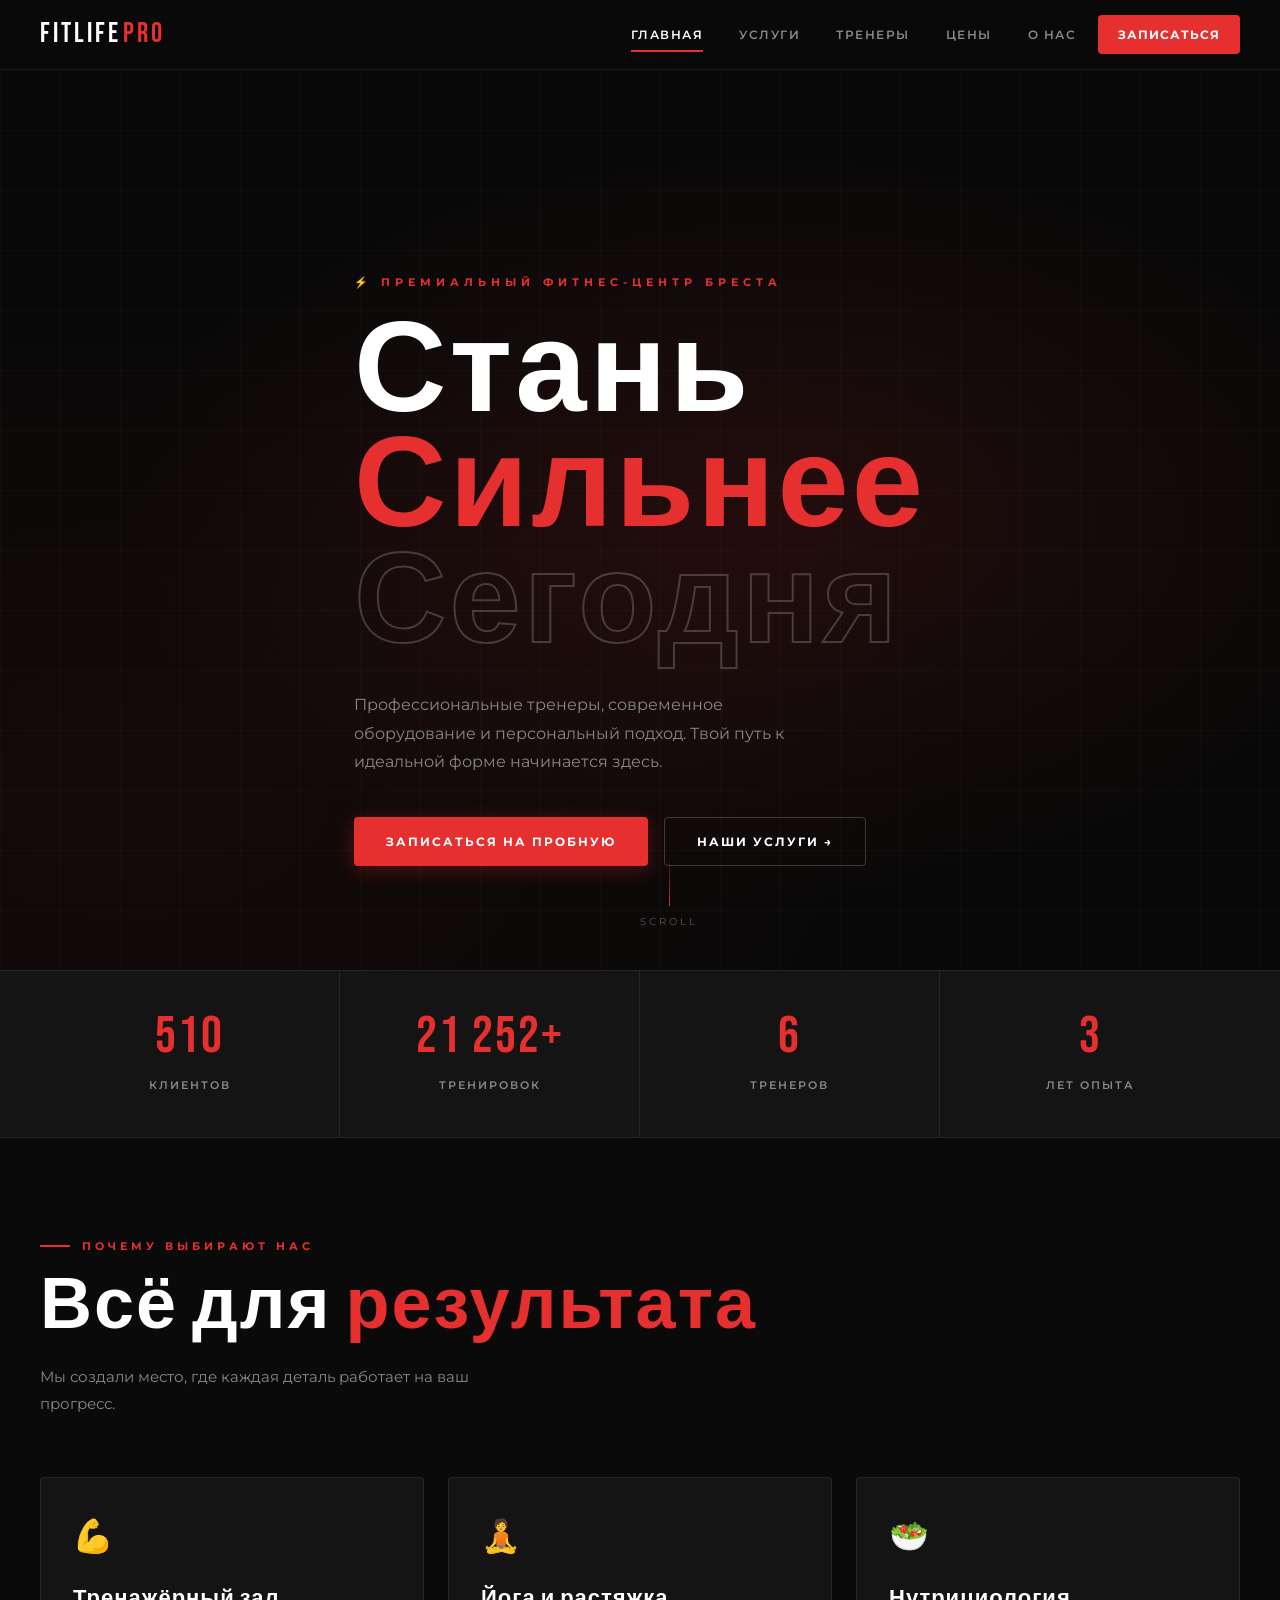
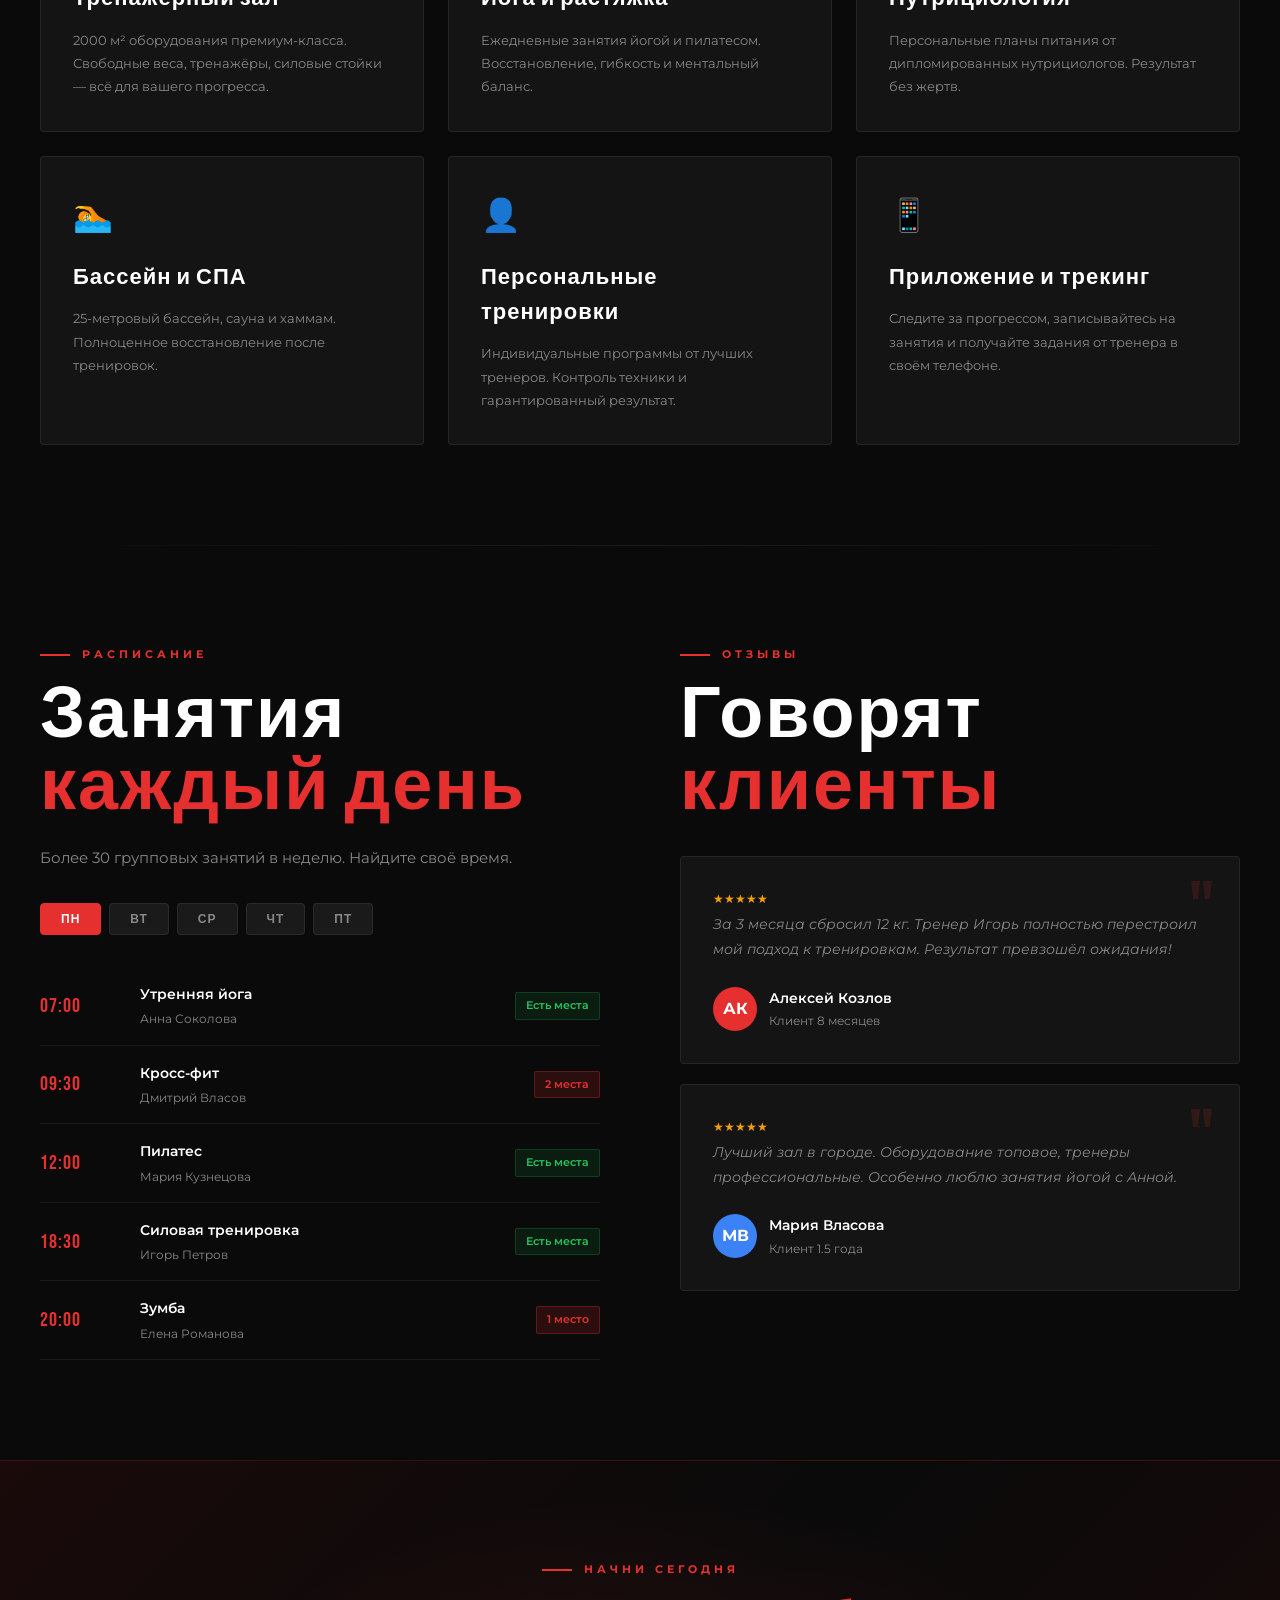
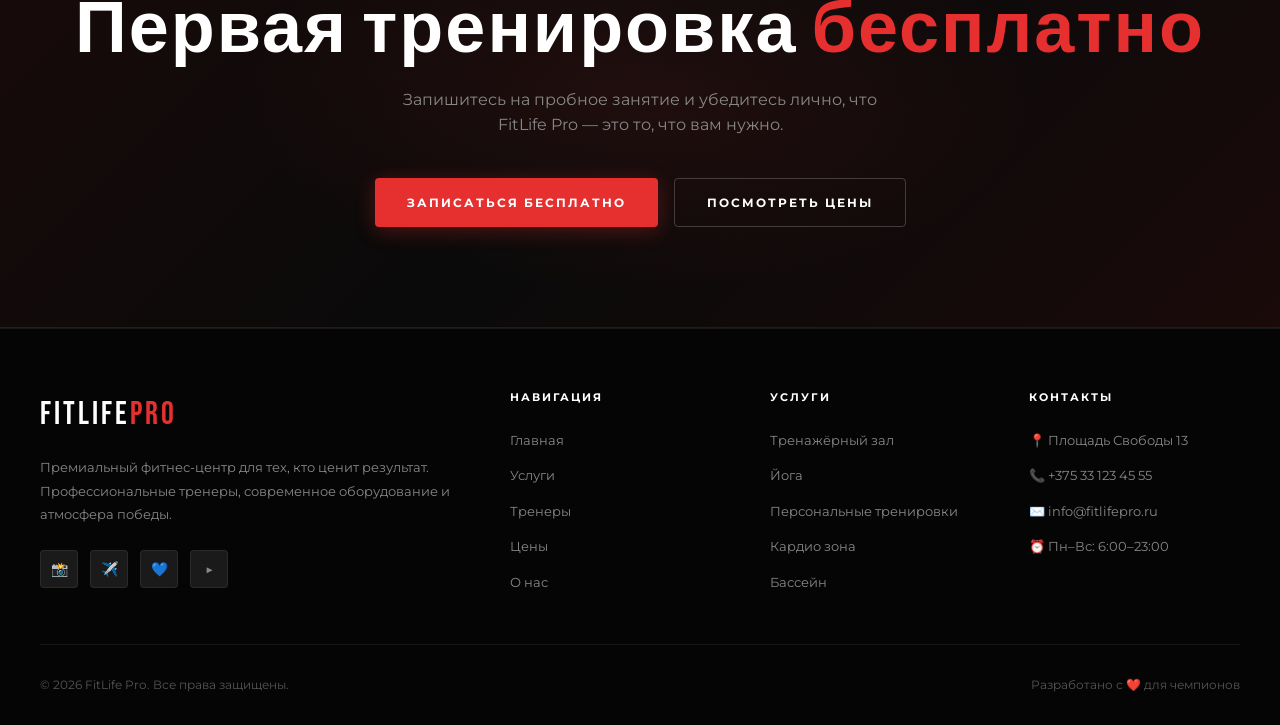
<file: index.html>
<!DOCTYPE html>
<html lang="ru">
<head>
  <meta charset="UTF-8">
  <meta name="viewport" content="width=device-width, initial-scale=1.0">
  <title>FitLife Pro — Стань сильнее</title>
  <link rel="stylesheet" href="css/style.css">
  <link rel="stylesheet" href="css/responsive.css">
  <style>
    /* ─── HERO ─── */
    .hero {
      min-height: 100vh;
      display: flex;
      align-items: center;
      position: relative;
      overflow: hidden;
      background: #080808;
    }

    .hero-bg {
      position: absolute;
      inset: 0;
      background:
        radial-gradient(ellipse at 60% 50%, rgba(230,48,48,0.12) 0%, transparent 60%),
        radial-gradient(ellipse at 10% 80%, rgba(230,48,48,0.06) 0%, transparent 50%);
    }

    .hero-grid-lines {
      position: absolute;
      inset: 0;
      background-image:
        linear-gradient(rgba(255,255,255,0.02) 1px, transparent 1px),
        linear-gradient(90deg, rgba(255,255,255,0.02) 1px, transparent 1px);
      background-size: 60px 60px;
    }

    .hero-content {
      position: relative;
      z-index: 2;
      max-width: 1200px;
      margin: 0 auto;
      padding: 0 40px;
      padding-top: 100px;
    }

    .hero-label {
      font-size: 11px;
      font-weight: 700;
      letter-spacing: 5px;
      text-transform: uppercase;
      color: var(--accent);
      margin-bottom: 24px;
      opacity: 0;
      animation: heroFade 0.8s ease 0.2s forwards;
    }

    .hero-title {
      font-family: 'Bebas Neue', sans-serif;
      font-size: clamp(60px, 10vw, 130px);
      line-height: 0.9;
      letter-spacing: 3px;
      margin-bottom: 30px;
      opacity: 0;
      animation: heroFade 0.8s ease 0.4s forwards;
    }

    .hero-title .line-red { color: var(--accent); display: block; }
    .hero-title .line-stroke {
      -webkit-text-stroke: 2px rgba(255,255,255,0.2);
      color: transparent;
      display: block;
    }

    .hero-desc {
      font-size: 16px;
      color: var(--text-muted);
      max-width: 480px;
      line-height: 1.8;
      margin-bottom: 40px;
      opacity: 0;
      animation: heroFade 0.8s ease 0.6s forwards;
    }

    .hero-actions {
      display: flex;
      gap: 16px;
      flex-wrap: wrap;
      opacity: 0;
      animation: heroFade 0.8s ease 0.8s forwards;
    }

    .hero-scroll {
      position: absolute;
      bottom: 40px;
      left: 50%;
      transform: translateX(-50%);
      display: flex;
      flex-direction: column;
      align-items: center;
      gap: 8px;
      color: var(--text-dim);
      font-size: 10px;
      letter-spacing: 3px;
      text-transform: uppercase;
      cursor: pointer;
      opacity: 0;
      animation: heroFade 0.8s ease 1.2s forwards;
    }

    .scroll-line {
      width: 1px;
      height: 50px;
      background: linear-gradient(to bottom, transparent, var(--accent));
      animation: scrollLine 2s ease infinite;
    }

    @keyframes scrollLine {
      0%, 100% { transform: scaleY(0); transform-origin: top; }
      50% { transform: scaleY(1); transform-origin: top; }
    }

    @keyframes heroFade {
      from { opacity: 0; transform: translateY(20px); }
      to   { opacity: 1; transform: translateY(0); }
    }

    /* ─── STATS BAR ─── */
    .stats-bar {
      background: var(--card-bg);
      border-top: 1px solid var(--border);
      border-bottom: 1px solid var(--border);
    }

    .stats-bar .container {
      display: grid;
      grid-template-columns: repeat(4, 1fr);
      divide-x: 1px solid var(--border);
    }

    .stat-item {
      padding: 40px 30px;
      border-right: 1px solid var(--border);
      text-align: center;
    }

    .stat-item:last-child { border-right: none; }

    .stat-number {
      font-family: 'Bebas Neue', sans-serif;
      font-size: 52px;
      letter-spacing: 2px;
      color: var(--accent);
      line-height: 1;
      display: block;
      margin-bottom: 8px;
    }

    .stat-label {
      font-size: 11px;
      font-weight: 600;
      letter-spacing: 2px;
      text-transform: uppercase;
      color: var(--text-muted);
    }

    /* ─── FEATURES ─── */
    .feature-icon {
      font-size: 32px;
      margin-bottom: 20px;
      display: block;
    }

    .feature-title {
      font-family: 'Bebas Neue', sans-serif;
      font-size: 22px;
      letter-spacing: 1px;
      margin-bottom: 12px;
    }

    .feature-text {
      color: var(--text-muted);
      font-size: 13px;
      line-height: 1.8;
    }

    /* ─── SCHEDULE PREVIEW ─── */
    .schedule-tabs {
      display: flex;
      gap: 8px;
      margin-bottom: 32px;
      flex-wrap: wrap;
    }

    .schedule-tab {
      padding: 8px 20px;
      background: var(--bg3);
      border: 1px solid var(--border);
      color: var(--text-muted);
      font-size: 12px;
      font-weight: 600;
      letter-spacing: 1px;
      text-transform: uppercase;
      border-radius: var(--radius);
      cursor: pointer;
      transition: var(--transition);
    }

    .schedule-tab.active,
    .schedule-tab:hover {
      background: var(--accent);
      border-color: var(--accent);
      color: #fff;
    }

    .schedule-list { display: none; }
    .schedule-list.active { display: block; }

    .schedule-item {
      display: flex;
      align-items: center;
      gap: 20px;
      padding: 16px 0;
      border-bottom: 1px solid var(--border);
    }

    .schedule-time {
      font-family: 'Bebas Neue', sans-serif;
      font-size: 20px;
      color: var(--accent);
      min-width: 80px;
      letter-spacing: 1px;
    }

    .schedule-info { flex: 1; }
    .schedule-name { font-weight: 600; font-size: 14px; margin-bottom: 4px; }
    .schedule-trainer { color: var(--text-muted); font-size: 12px; }

    .schedule-spots {
      font-size: 11px;
      font-weight: 600;
      padding: 4px 10px;
      border-radius: 2px;
    }

    .spots-few { background: rgba(230,48,48,0.15); color: var(--accent); border: 1px solid rgba(230,48,48,0.3); }
    .spots-ok  { background: rgba(34,197,94,0.1);  color: #22c55e;       border: 1px solid rgba(34,197,94,0.2); }

    /* ─── TESTIMONIALS ─── */
    .testimonial-card {
      background: var(--card-bg);
      border: 1px solid var(--border);
      border-radius: var(--radius);
      padding: 32px;
      position: relative;
    }

    .testimonial-card::before {
      content: '"';
      position: absolute;
      top: 16px; right: 24px;
      font-family: 'Bebas Neue', sans-serif;
      font-size: 80px;
      color: var(--accent);
      opacity: 0.15;
      line-height: 1;
    }

    .testimonial-text {
      color: var(--text-muted);
      font-size: 14px;
      line-height: 1.8;
      margin-bottom: 24px;
      font-style: italic;
    }

    .testimonial-author {
      display: flex;
      align-items: center;
      gap: 12px;
    }

    .testimonial-avatar {
      width: 44px; height: 44px;
      border-radius: 50%;
      background: var(--accent);
      display: flex;
      align-items: center;
      justify-content: center;
      font-weight: 700;
      font-size: 16px;
      flex-shrink: 0;
    }

    .testimonial-name { font-weight: 600; font-size: 14px; margin-bottom: 2px; }
    .testimonial-role { color: var(--text-muted); font-size: 12px; }

    .stars { color: #f59e0b; font-size: 12px; margin-bottom: 4px; }

    /* ─── CTA SECTION ─── */
    .cta-section {
      background: linear-gradient(135deg, #1a0a0a 0%, #0a0a0a 50%, #1a0a0a 100%);
      border-top: 1px solid rgba(230,48,48,0.2);
      border-bottom: 1px solid rgba(230,48,48,0.2);
      text-align: center;
      position: relative;
      overflow: hidden;
    }

    .cta-section::before {
      content: '';
      position: absolute;
      top: 50%; left: 50%;
      transform: translate(-50%,-50%);
      width: 800px; height: 400px;
      background: radial-gradient(ellipse, rgba(230,48,48,0.1) 0%, transparent 70%);
      pointer-events: none;
    }

    /* ─── MODAL ─── */
    .modal {
      position: fixed;
      inset: 0;
      z-index: 2000;
      display: none;
      align-items: center;
      justify-content: center;
    }

    .modal.open { display: flex; }

    .modal-overlay {
      position: absolute;
      inset: 0;
      background: rgba(0,0,0,0.85);
      backdrop-filter: blur(8px);
    }

    .modal-box {
      position: relative;
      z-index: 1;
      background: var(--card-bg);
      border: 1px solid var(--border);
      border-radius: var(--radius);
      padding: 48px;
      width: 90%;
      max-width: 480px;
      animation: modalIn 0.3s ease;
    }

    @keyframes modalIn {
      from { opacity: 0; transform: scale(0.9) translateY(-20px); }
      to   { opacity: 1; transform: scale(1)   translateY(0); }
    }

    .modal-close {
      position: absolute;
      top: 16px; right: 16px;
      background: var(--bg3);
      border: 1px solid var(--border);
      color: var(--text-muted);
      width: 32px; height: 32px;
      border-radius: 50%;
      cursor: pointer;
      font-size: 16px;
      display: flex;
      align-items: center;
      justify-content: center;
      transition: var(--transition);
    }

    .modal-close:hover { background: var(--accent); color: #fff; border-color: var(--accent); }

    .modal-title {
      font-family: 'Bebas Neue', sans-serif;
      font-size: 32px;
      letter-spacing: 2px;
      margin-bottom: 8px;
    }

    .modal-sub { color: var(--text-muted); font-size: 13px; margin-bottom: 32px; }

    @media (max-width: 768px) {
      .stats-bar .container { grid-template-columns: repeat(2, 1fr); }
      .stat-item:nth-child(2) { border-right: none; }
      .hero-title { font-size: clamp(50px, 14vw, 90px); }
    }
  </style>
</head>
<body data-page="index">

<div id="header-placeholder"></div>
<div class="page-content">

  <!-- ─── HERO ─── -->
  <section class="hero">
    <div class="hero-bg"></div>
    <div class="hero-grid-lines"></div>
    <div class="hero-content">
      <p class="hero-label">⚡ Премиальный фитнес-центр Бреста</p>
      <h1 class="hero-title">
        <span>Стань</span>
        <span class="line-red">Сильнее</span>
        <span class="line-stroke">Сегодня</span>
      </h1>
      <p class="hero-desc">
        Профессиональные тренеры, современное оборудование и персональный подход.
        Твой путь к идеальной форме начинается здесь.
      </p>
      <div class="hero-actions">
        <button class="btn btn-primary" id="joinBtn">
          Записаться на пробную
        </button>
        <a href="services.html" class="btn btn-outline">
          Наши услуги →
        </a>
      </div>
    </div>
    <div class="hero-scroll" onclick="document.querySelector('.stats-bar').scrollIntoView({behavior:'smooth'})">
      <div class="scroll-line"></div>
      <span>Scroll</span>
    </div>
  </section>

  <!-- ─── STATS BAR ─── -->
  <div class="stats-bar">
    <div class="container">
      <div class="stat-item fade-in">
        <span class="stat-number" data-counter="1200">0</span>
        <span class="stat-label">Клиентов</span>
      </div>
      <div class="stat-item fade-in fade-in-delay-1">
        <span class="stat-number" data-counter="50000" data-suffix="+">0</span>
        <span class="stat-label">Тренировок</span>
      </div>
      <div class="stat-item fade-in fade-in-delay-2">
        <span class="stat-number" data-counter="15">0</span>
        <span class="stat-label">Тренеров</span>
      </div>
      <div class="stat-item fade-in fade-in-delay-3">
        <span class="stat-number" data-counter="8">0</span>
        <span class="stat-label">Лет опыта</span>
      </div>
    </div>
  </div>

  <!-- ─── FEATURES ─── -->
  <section class="section">
    <div class="container">
      <p class="section-label fade-in">Почему выбирают нас</p>
      <h2 class="section-title fade-in">Всё для <em>результата</em></h2>
      <p class="section-sub fade-in" style="margin-bottom:60px;">
        Мы создали место, где каждая деталь работает на ваш прогресс.
      </p>

      <div class="grid-3">
        <div class="card fade-in">
          <span class="feature-icon">💪</span>
          <h3 class="feature-title">Тренажёрный зал</h3>
          <p class="feature-text">2000 м² оборудования премиум-класса. Свободные веса, тренажёры, силовые стойки — всё для вашего прогресса.</p>
        </div>
        <div class="card fade-in fade-in-delay-1">
          <span class="feature-icon">🧘</span>
          <h3 class="feature-title">Йога и растяжка</h3>
          <p class="feature-text">Ежедневные занятия йогой и пилатесом. Восстановление, гибкость и ментальный баланс.</p>
        </div>
        <div class="card fade-in fade-in-delay-2">
          <span class="feature-icon">🥗</span>
          <h3 class="feature-title">Нутрициология</h3>
          <p class="feature-text">Персональные планы питания от дипломированных нутрициологов. Результат без жертв.</p>
        </div>
        <div class="card fade-in">
          <span class="feature-icon">🏊</span>
          <h3 class="feature-title">Бассейн и СПА</h3>
          <p class="feature-text">25-метровый бассейн, сауна и хаммам. Полноценное восстановление после тренировок.</p>
        </div>
        <div class="card fade-in fade-in-delay-1">
          <span class="feature-icon">👤</span>
          <h3 class="feature-title">Персональные тренировки</h3>
          <p class="feature-text">Индивидуальные программы от лучших тренеров. Контроль техники и гарантированный результат.</p>
        </div>
        <div class="card fade-in fade-in-delay-2">
          <span class="feature-icon">📱</span>
          <h3 class="feature-title">Приложение и трекинг</h3>
          <p class="feature-text">Следите за прогрессом, записывайтесь на занятия и получайте задания от тренера в своём телефоне.</p>
        </div>
      </div>
    </div>
  </section>

  <!-- ─── SCHEDULE PREVIEW ─── -->
  <div class="divider"></div>
  <section class="section">
    <div class="container">
      <div style="display:grid;grid-template-columns:1fr 1fr;gap:80px;align-items:start">
        <div>
          <p class="section-label fade-in">Расписание</p>
          <h2 class="section-title fade-in">Занятия <em>каждый день</em></h2>
          <p class="section-sub fade-in" style="margin-bottom:32px;">
            Более 30 групповых занятий в неделю. Найдите своё время.
          </p>
          <div class="schedule-tabs">
            <button class="schedule-tab active" data-day="mon">Пн</button>
            <button class="schedule-tab" data-day="tue">Вт</button>
            <button class="schedule-tab" data-day="wed">Ср</button>
            <button class="schedule-tab" data-day="thu">Чт</button>
            <button class="schedule-tab" data-day="fri">Пт</button>
          </div>
          <div class="schedule-list active" data-day="mon">
            <div class="schedule-item"><span class="schedule-time">07:00</span><div class="schedule-info"><div class="schedule-name">Утренняя йога</div><div class="schedule-trainer">Анна Соколова</div></div><span class="schedule-spots spots-ok">Есть места</span></div>
            <div class="schedule-item"><span class="schedule-time">09:30</span><div class="schedule-info"><div class="schedule-name">Кросс-фит</div><div class="schedule-trainer">Дмитрий Власов</div></div><span class="schedule-spots spots-few">2 места</span></div>
            <div class="schedule-item"><span class="schedule-time">12:00</span><div class="schedule-info"><div class="schedule-name">Пилатес</div><div class="schedule-trainer">Мария Кузнецова</div></div><span class="schedule-spots spots-ok">Есть места</span></div>
            <div class="schedule-item"><span class="schedule-time">18:30</span><div class="schedule-info"><div class="schedule-name">Силовая тренировка</div><div class="schedule-trainer">Игорь Петров</div></div><span class="schedule-spots spots-ok">Есть места</span></div>
            <div class="schedule-item"><span class="schedule-time">20:00</span><div class="schedule-info"><div class="schedule-name">Зумба</div><div class="schedule-trainer">Елена Романова</div></div><span class="schedule-spots spots-few">1 место</span></div>
          </div>
          <div class="schedule-list" data-day="tue">
            <div class="schedule-item"><span class="schedule-time">08:00</span><div class="schedule-info"><div class="schedule-name">Бег / Кардио</div><div class="schedule-trainer">Дмитрий Власов</div></div><span class="schedule-spots spots-ok">Есть места</span></div>
            <div class="schedule-item"><span class="schedule-time">11:00</span><div class="schedule-info"><div class="schedule-name">Растяжка</div><div class="schedule-trainer">Анна Соколова</div></div><span class="schedule-spots spots-ok">Есть места</span></div>
            <div class="schedule-item"><span class="schedule-time">19:00</span><div class="schedule-info"><div class="schedule-name">Бокс / MMA фитнес</div><div class="schedule-trainer">Игорь Петров</div></div><span class="schedule-spots spots-few">3 места</span></div>
          </div>
          <div class="schedule-list" data-day="wed">
            <div class="schedule-item"><span class="schedule-time">07:30</span><div class="schedule-info"><div class="schedule-name">Йога-поток</div><div class="schedule-trainer">Мария Кузнецова</div></div><span class="schedule-spots spots-ok">Есть места</span></div>
            <div class="schedule-item"><span class="schedule-time">10:00</span><div class="schedule-info"><div class="schedule-name">TRX тренировка</div><div class="schedule-trainer">Игорь Петров</div></div><span class="schedule-spots spots-few">2 места</span></div>
            <div class="schedule-item"><span class="schedule-time">17:00</span><div class="schedule-info"><div class="schedule-name">Аэробика</div><div class="schedule-trainer">Елена Романова</div></div><span class="schedule-spots spots-ok">Есть места</span></div>
          </div>
          <div class="schedule-list" data-day="thu">
            <div class="schedule-item"><span class="schedule-time">09:00</span><div class="schedule-info"><div class="schedule-name">Кросс-фит</div><div class="schedule-trainer">Дмитрий Власов</div></div><span class="schedule-spots spots-ok">Есть места</span></div>
            <div class="schedule-item"><span class="schedule-time">12:30</span><div class="schedule-info"><div class="schedule-name">Пилатес</div><div class="schedule-trainer">Анна Соколова</div></div><span class="schedule-spots spots-ok">Есть места</span></div>
            <div class="schedule-item"><span class="schedule-time">20:00</span><div class="schedule-info"><div class="schedule-name">Силовая тренировка</div><div class="schedule-trainer">Игорь Петров</div></div><span class="schedule-spots spots-few">1 место</span></div>
          </div>
          <div class="schedule-list" data-day="fri">
            <div class="schedule-item"><span class="schedule-time">07:00</span><div class="schedule-info"><div class="schedule-name">Утренняя растяжка</div><div class="schedule-trainer">Мария Кузнецова</div></div><span class="schedule-spots spots-ok">Есть места</span></div>
            <div class="schedule-item"><span class="schedule-time">13:00</span><div class="schedule-info"><div class="schedule-name">Функциональный тренинг</div><div class="schedule-trainer">Дмитрий Власов</div></div><span class="schedule-spots spots-ok">Есть места</span></div>
            <div class="schedule-item"><span class="schedule-time">19:30</span><div class="schedule-info"><div class="schedule-name">Зумба вечер</div><div class="schedule-trainer">Елена Романова</div></div><span class="schedule-spots spots-ok">Есть места</span></div>
          </div>
        </div>

        <!-- Testimonials -->
        <div>
          <p class="section-label fade-in">Отзывы</p>
          <h2 class="section-title fade-in">Говорят <em>клиенты</em></h2>
          <div style="display:flex;flex-direction:column;gap:20px;margin-top:32px;">
            <div class="testimonial-card fade-in">
              <div class="stars">★★★★★</div>
              <p class="testimonial-text">За 3 месяца сбросил 12 кг. Тренер Игорь полностью перестроил мой подход к тренировкам. Результат превзошёл ожидания!</p>
              <div class="testimonial-author">
                <div class="testimonial-avatar">АК</div>
                <div><div class="testimonial-name">Алексей Козлов</div><div class="testimonial-role">Клиент 8 месяцев</div></div>
              </div>
            </div>
            <div class="testimonial-card fade-in fade-in-delay-1">
              <div class="stars">★★★★★</div>
              <p class="testimonial-text">Лучший зал в городе. Оборудование топовое, тренеры профессиональные. Особенно люблю занятия йогой с Анной.</p>
              <div class="testimonial-author">
                <div class="testimonial-avatar" style="background:#3b82f6;">МВ</div>
                <div><div class="testimonial-name">Мария Власова</div><div class="testimonial-role">Клиент 1.5 года</div></div>
              </div>
            </div>
          </div>
        </div>
      </div>
    </div>
  </section>

  <!-- ─── CTA ─── -->
  <section class="section cta-section">
    <div class="container" style="position:relative;z-index:1;">
      <p class="section-label" style="justify-content:center;margin-bottom:16px;">Начни сегодня</p>
      <h2 class="section-title" style="text-align:center;margin-bottom:20px;">
        Первая тренировка <em>бесплатно</em>
      </h2>
      <p style="color:var(--text-muted);text-align:center;margin-bottom:40px;max-width:500px;margin-left:auto;margin-right:auto;">
        Запишитесь на пробное занятие и убедитесь лично, что FitLife Pro — это то, что вам нужно.
      </p>
      <div style="display:flex;gap:16px;justify-content:center;flex-wrap:wrap;">
        <button class="btn btn-primary" onclick="openModal('joinModal')">
          Записаться бесплатно
        </button>
        <a href="pricing.html" class="btn btn-outline">
          Посмотреть цены
        </a>
      </div>
    </div>
  </section>

</div>
<div id="footer-placeholder"></div>

<!-- ─── JOIN MODAL ─── -->
<div class="modal" id="joinModal">
  <div class="modal-overlay"></div>
  <div class="modal-box">
    <button class="modal-close" onclick="closeModal('joinModal')">✕</button>
    <h3 class="modal-title">Записаться</h3>
    <p class="modal-sub">Оставьте контакты — мы перезвоним в течение 15 минут</p>
    <form id="joinForm">
      <div class="form-group">
        <label>Имя</label>
        <input type="text" name="name" placeholder="Ваше имя" data-validate="required,minlen:2">
      </div>
      <div class="form-group">
        <label>Телефон</label>
        <input type="tel" name="phone" placeholder="+375 (___) ___-__-__" data-validate="required,phone">
      </div>
      <div class="form-group">
        <label>Интересует</label>
        <select name="interest">
          <option value="">Выберите направление</option>
          <option>Тренажёрный зал</option>
          <option>Персональные тренировки</option>
          <option>Йога / Пилатес</option>
          <option>Кросс-фит</option>
          <option>Плавание</option>
        </select>
      </div>
      <button type="submit" class="btn btn-primary" style="width:100%;justify-content:center;">
        Отправить заявку
      </button>
    </form>
  </div>
</div>

<script src="js/components.js"></script>
<script src="js/ui.js"></script>
<script src="js/form.js"></script>
<script>
  // Schedule tabs
  document.querySelectorAll('.schedule-tab').forEach(tab => {
    tab.addEventListener('click', () => {
      document.querySelectorAll('.schedule-tab').forEach(t => t.classList.remove('active'));
      document.querySelectorAll('.schedule-list').forEach(l => l.classList.remove('active'));
      tab.classList.add('active');
      document.querySelector(`.schedule-list[data-day="${tab.dataset.day}"]`).classList.add('active');
    });
  });
</script>
</body>
</html>
</file>
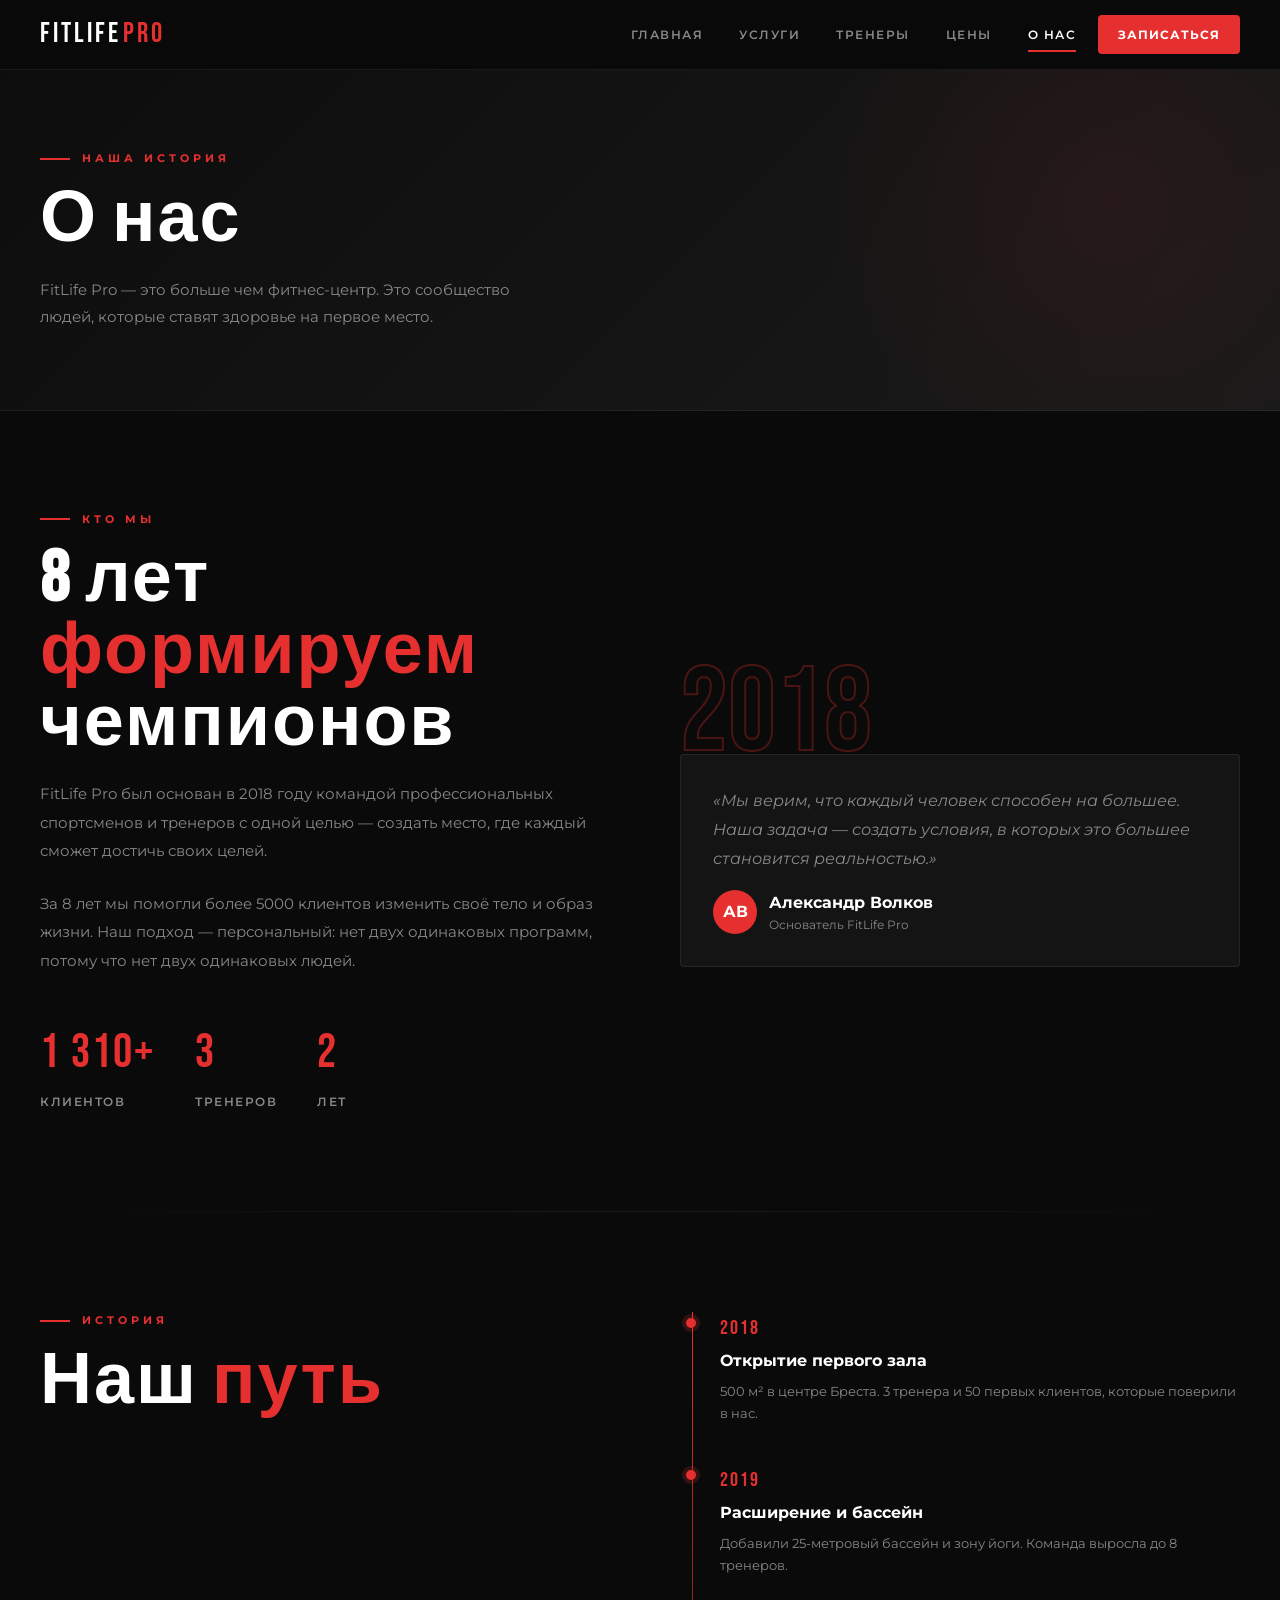
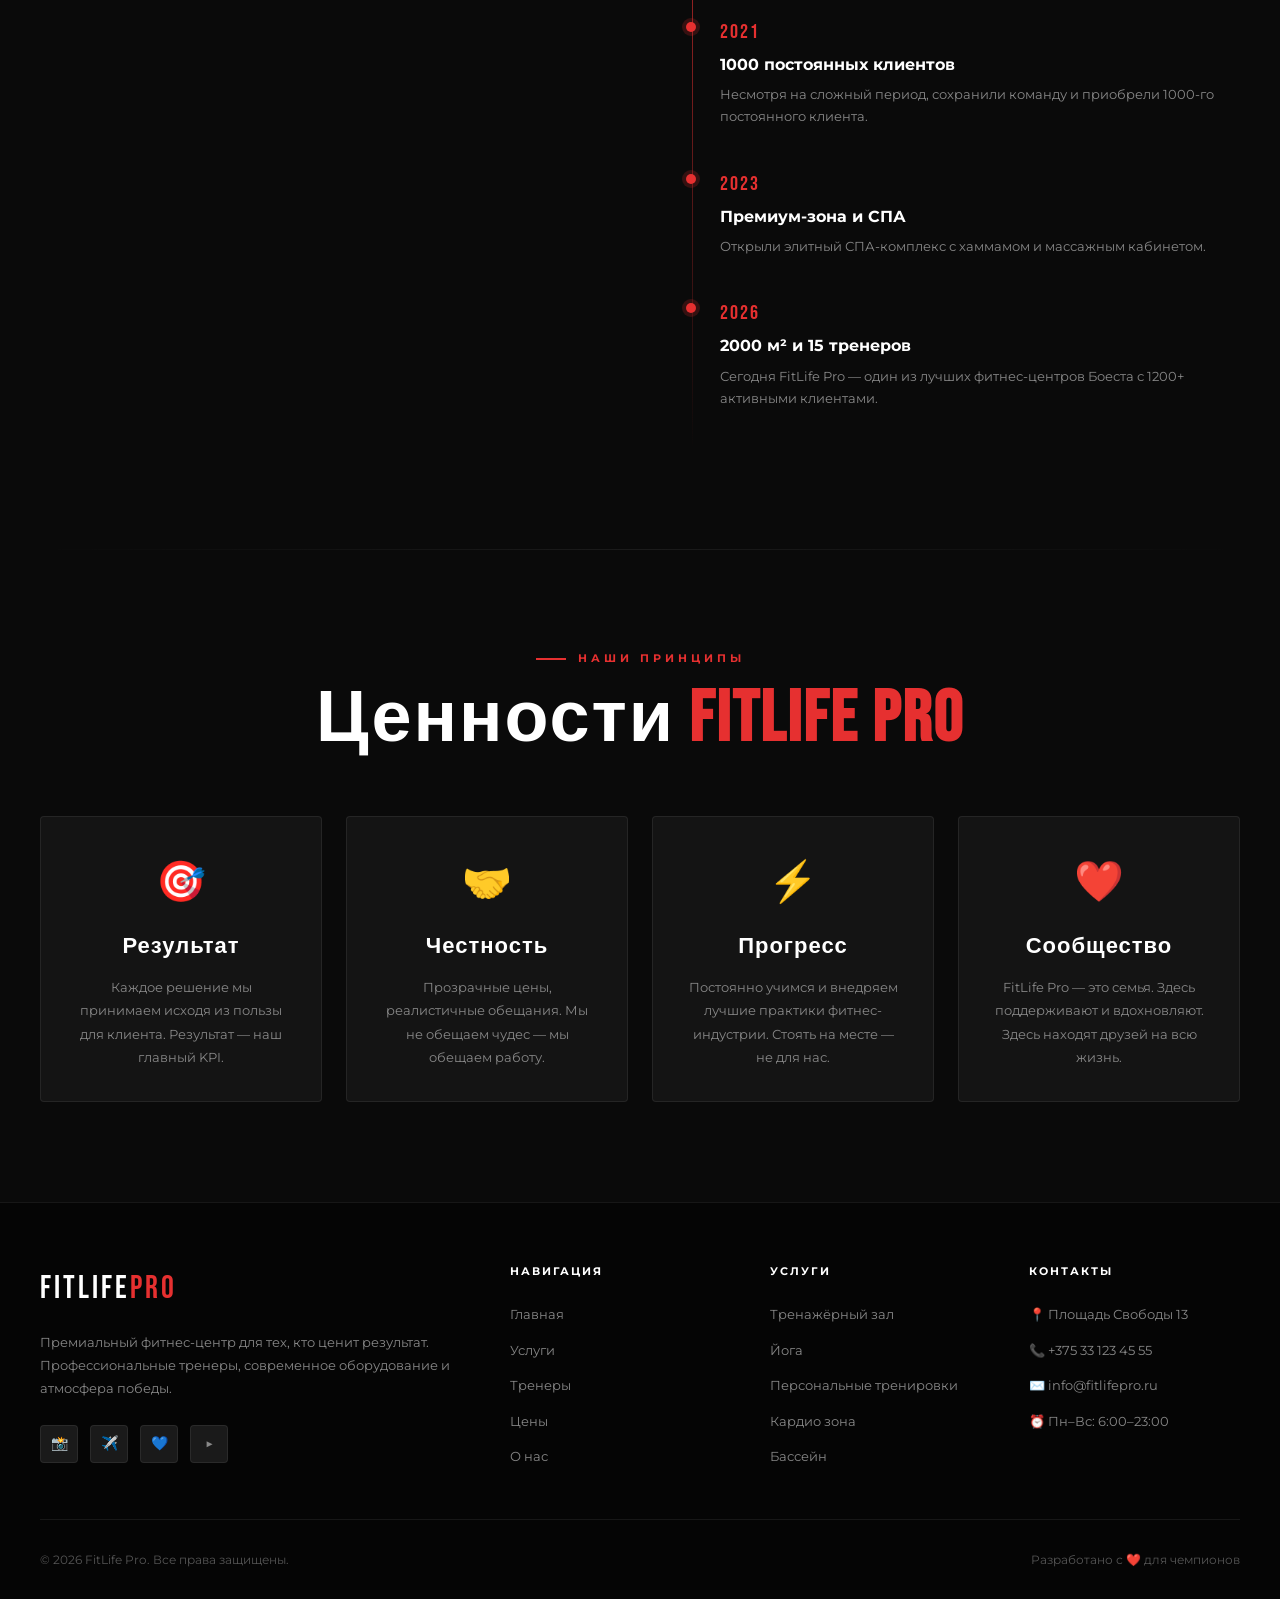
<file: about.html>
<!DOCTYPE html>
<html lang="ru">
<head>
  <meta charset="UTF-8">
  <meta name="viewport" content="width=device-width, initial-scale=1.0">
  <title>О нас — FitLife Pro</title>
  <link rel="stylesheet" href="css/style.css">
  <link rel="stylesheet" href="css/responsive.css">
  <style>
    .about-intro {
      display: grid;
      grid-template-columns: 1fr 1fr;
      gap: 80px;
      align-items: center;
    }

    .big-number {
      font-family: 'Bebas Neue', sans-serif;
      font-size: 120px;
      line-height: 1;
      color: transparent;
      -webkit-text-stroke: 2px rgba(230,48,48,0.3);
      display: block;
      margin-bottom: -20px;
    }

    .timeline { position: relative; padding-left: 40px; }

    .timeline::before {
      content: '';
      position: absolute;
      left: 12px; top: 0; bottom: 0;
      width: 1px;
      background: linear-gradient(to bottom, var(--accent), transparent);
    }

    .timeline-item {
      position: relative;
      margin-bottom: 40px;
    }

    .timeline-item::before {
      content: '';
      position: absolute;
      left: -34px;
      top: 6px;
      width: 10px; height: 10px;
      background: var(--accent);
      border-radius: 50%;
      box-shadow: 0 0 0 4px rgba(230,48,48,0.2);
    }

    .timeline-year {
      font-family: 'Bebas Neue', sans-serif;
      font-size: 20px;
      color: var(--accent);
      letter-spacing: 2px;
      margin-bottom: 4px;
    }

    .timeline-title { font-weight: 700; margin-bottom: 6px; }
    .timeline-desc { color: var(--text-muted); font-size: 13px; line-height: 1.7; }

    /* Values */
    .value-card {
      background: var(--card-bg);
      border: 1px solid var(--border);
      border-radius: var(--radius);
      padding: 32px;
      text-align: center;
    }

    .value-icon { font-size: 40px; margin-bottom: 16px; display: block; }
    .value-title { font-family: 'Bebas Neue', sans-serif; font-size: 22px; letter-spacing: 1px; margin-bottom: 12px; }
    .value-text { color: var(--text-muted); font-size: 13px; line-height: 1.8; }

    @media (max-width: 768px) {
      .about-intro { grid-template-columns: 1fr; gap: 40px; }
      .big-number { font-size: 80px; }
    }
  </style>
</head>
<body data-page="about">

<div id="header-placeholder"></div>
<div class="page-content">

  <!-- HERO -->
  <div class="page-hero">
    <div class="container">
      <p class="section-label fade-in">Наша история</p>
      <h1 class="section-title fade-in">О нас</h1>
      <p class="section-sub fade-in">
        FitLife Pro — это больше чем фитнес-центр. Это сообщество людей, которые ставят здоровье на первое место.
      </p>
    </div>
  </div>

  <!-- INTRO -->
  <section class="section">
    <div class="container">
      <div class="about-intro">
        <div>
          <p class="section-label fade-in">Кто мы</p>
          <h2 class="section-title fade-in">8 лет <em>формируем</em><br>чемпионов</h2>
          <p class="fade-in" style="color:var(--text-muted);font-size:15px;line-height:1.9;margin-bottom:24px;">
            FitLife Pro был основан в 2018 году командой профессиональных спортсменов и тренеров с одной целью — создать место, где каждый сможет достичь своих целей.
          </p>
          <p class="fade-in" style="color:var(--text-muted);font-size:15px;line-height:1.9;margin-bottom:40px;">
            За 8 лет мы помогли более 5000 клиентов изменить своё тело и образ жизни. Наш подход — персональный: нет двух одинаковых программ, потому что нет двух одинаковых людей.
          </p>
          <div style="display:flex;gap:40px;" class="fade-in">
            <div>
              <span style="font-family:'Bebas Neue',sans-serif;font-size:48px;color:var(--accent);letter-spacing:2px;" data-counter="5000" data-suffix="+">0</span>
              <div style="font-size:12px;color:var(--text-muted);font-weight:600;letter-spacing:1.5px;text-transform:uppercase;">Клиентов</div>
            </div>
            <div>
              <span style="font-family:'Bebas Neue',sans-serif;font-size:48px;color:var(--accent);letter-spacing:2px;" data-counter="15">0</span>
              <div style="font-size:12px;color:var(--text-muted);font-weight:600;letter-spacing:1.5px;text-transform:uppercase;">Тренеров</div>
            </div>
            <div>
              <span style="font-family:'Bebas Neue',sans-serif;font-size:48px;color:var(--accent);letter-spacing:2px;" data-counter="8">0</span>
              <div style="font-size:12px;color:var(--text-muted);font-weight:600;letter-spacing:1.5px;text-transform:uppercase;">Лет</div>
            </div>
          </div>
        </div>
        <div class="fade-in">
          <span class="big-number">2018</span>
          <div class="card">
            <p style="font-size:16px;font-style:italic;color:var(--text-muted);line-height:1.8;margin-bottom:16px;">
              «Мы верим, что каждый человек способен на большее. Наша задача — создать условия, в которых это большее становится реальностью.»
            </p>
            <div style="display:flex;align-items:center;gap:12px;">
              <div style="width:44px;height:44px;background:var(--accent);border-radius:50%;display:flex;align-items:center;justify-content:center;font-weight:700;">АВ</div>
              <div>
                <div style="font-weight:700;">Александр Волков</div>
                <div style="color:var(--text-muted);font-size:12px;">Основатель FitLife Pro</div>
              </div>
            </div>
          </div>
        </div>
      </div>
    </div>
  </section>

  <!-- TIMELINE -->
  <div class="divider"></div>
  <section class="section">
    <div class="container">
      <div style="display:grid;grid-template-columns:1fr 1fr;gap:80px;align-items:start">
        <div>
          <p class="section-label fade-in">История</p>
          <h2 class="section-title fade-in">Наш <em>путь</em></h2>
        </div>
        <div class="timeline fade-in">
          <div class="timeline-item">
            <div class="timeline-year">2018</div>
            <div class="timeline-title">Открытие первого зала</div>
            <div class="timeline-desc">500 м² в центре Бреста. 3 тренера и 50 первых клиентов, которые поверили в нас.</div>
          </div>
          <div class="timeline-item">
            <div class="timeline-year">2019</div>
            <div class="timeline-title">Расширение и бассейн</div>
            <div class="timeline-desc">Добавили 25-метровый бассейн и зону йоги. Команда выросла до 8 тренеров.</div>
          </div>
          <div class="timeline-item">
            <div class="timeline-year">2021</div>
            <div class="timeline-title">1000 постоянных клиентов</div>
            <div class="timeline-desc">Несмотря на сложный период, сохранили команду и приобрели 1000-го постоянного клиента.</div>
          </div>
          <div class="timeline-item">
            <div class="timeline-year">2023</div>
            <div class="timeline-title">Премиум-зона и СПА</div>
            <div class="timeline-desc">Открыли элитный СПА-комплекс с хаммамом и массажным кабинетом.</div>
          </div>
          <div class="timeline-item">
            <div class="timeline-year">2026</div>
            <div class="timeline-title">2000 м² и 15 тренеров</div>
            <div class="timeline-desc">Сегодня FitLife Pro — один из лучших фитнес-центров Боеста с 1200+ активными клиентами.</div>
          </div>
        </div>
      </div>
    </div>
  </section>

  <!-- VALUES -->
  <div class="divider"></div>
  <section class="section">
    <div class="container">
      <p class="section-label" style="justify-content:center;margin-bottom:16px;">Наши принципы</p>
      <h2 class="section-title" style="text-align:center;margin-bottom:60px;">Ценности <em>FitLife Pro</em></h2>
      <div class="grid-4">
        <div class="value-card fade-in">
          <span class="value-icon">🎯</span>
          <h3 class="value-title">Результат</h3>
          <p class="value-text">Каждое решение мы принимаем исходя из пользы для клиента. Результат — наш главный KPI.</p>
        </div>
        <div class="value-card fade-in fade-in-delay-1">
          <span class="value-icon">🤝</span>
          <h3 class="value-title">Честность</h3>
          <p class="value-text">Прозрачные цены, реалистичные обещания. Мы не обещаем чудес — мы обещаем работу.</p>
        </div>
        <div class="value-card fade-in fade-in-delay-2">
          <span class="value-icon">⚡</span>
          <h3 class="value-title">Прогресс</h3>
          <p class="value-text">Постоянно учимся и внедряем лучшие практики фитнес-индустрии. Стоять на месте — не для нас.</p>
        </div>
        <div class="value-card fade-in fade-in-delay-3">
          <span class="value-icon">❤️</span>
          <h3 class="value-title">Сообщество</h3>
          <p class="value-text">FitLife Pro — это семья. Здесь поддерживают и вдохновляют. Здесь находят друзей на всю жизнь.</p>
        </div>
      </div>
    </div>
  </section>

</div>
<div id="footer-placeholder"></div>

<script src="js/components.js"></script>
<script src="js/ui.js"></script>
</body>
</html>
</file>
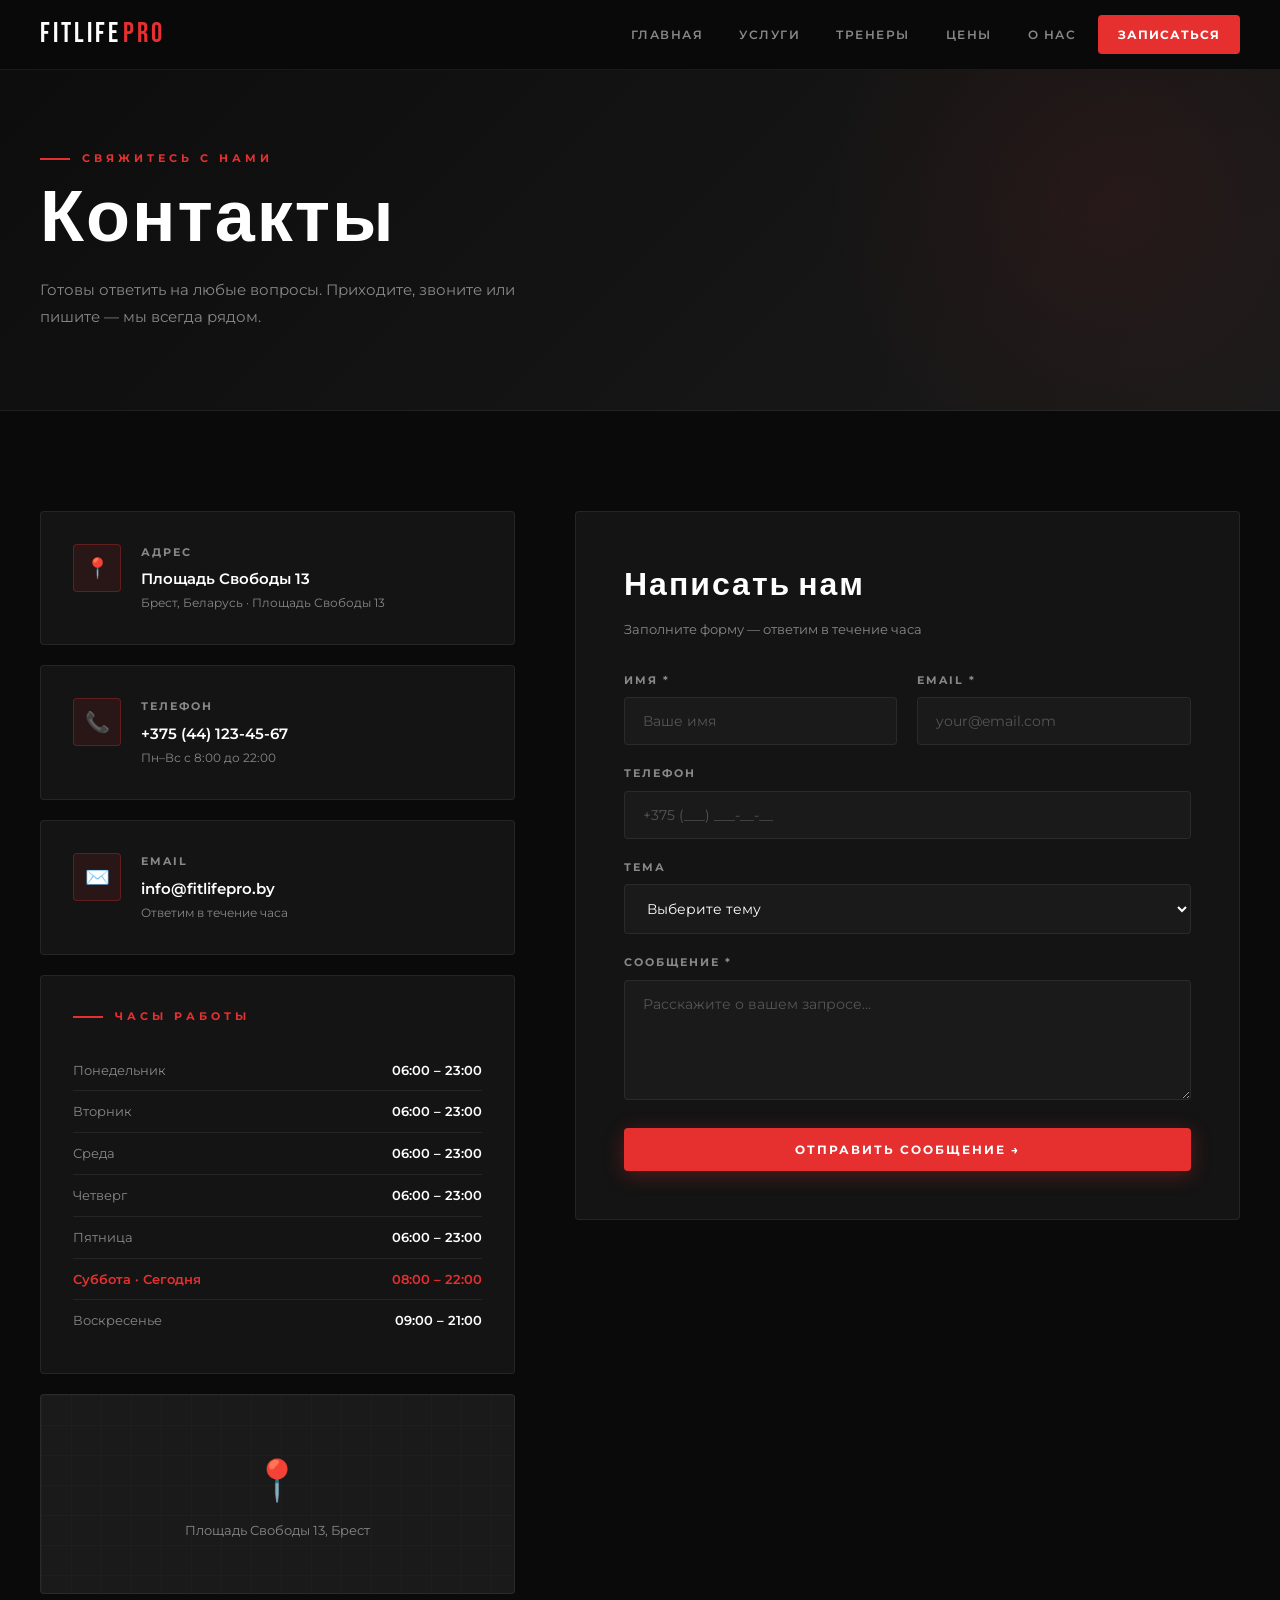
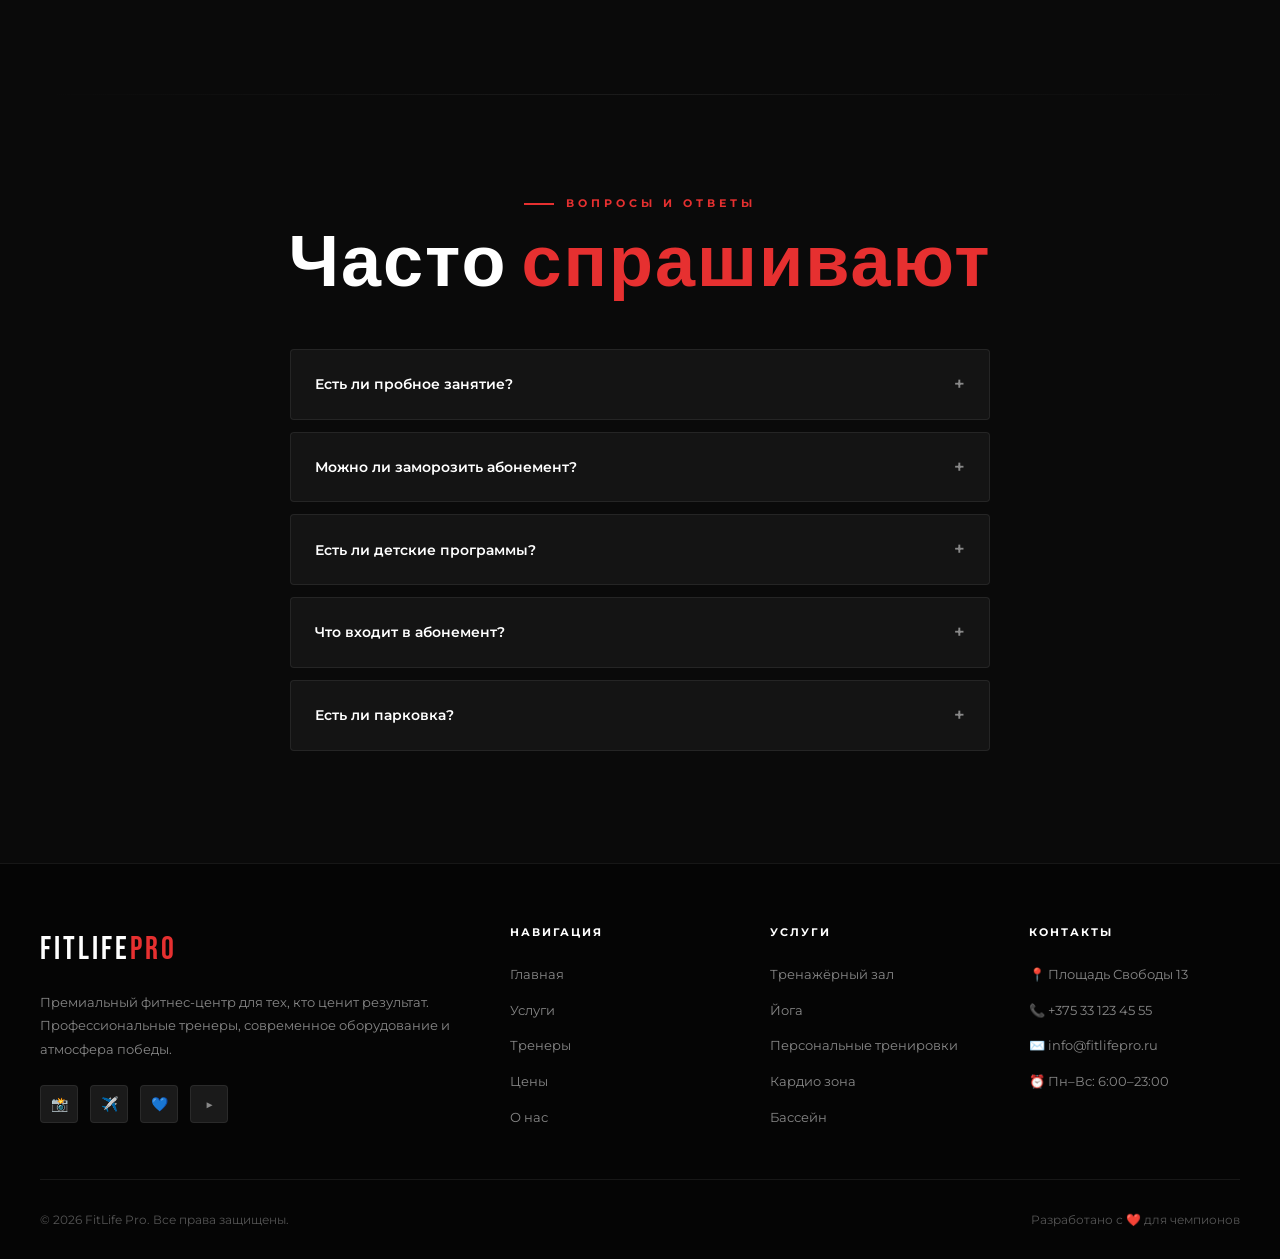
<file: contact.html>
<!DOCTYPE html>
<html lang="ru">
<head>
  <meta charset="UTF-8">
  <meta name="viewport" content="width=device-width, initial-scale=1.0">
  <title>Контакты — FitLife Pro</title>
  <link rel="stylesheet" href="css/style.css">
  <link rel="stylesheet" href="css/responsive.css">
  <style>
    .contact-grid {
      display: grid;
      grid-template-columns: 1fr 1.4fr;
      gap: 60px;
      align-items: start;
    }

    .contact-info-card {
      background: var(--card-bg);
      border: 1px solid var(--border);
      border-radius: var(--radius);
      padding: 32px;
      margin-bottom: 20px;
      display: flex;
      align-items: flex-start;
      gap: 20px;
      transition: var(--transition);
    }

    .contact-info-card:hover {
      border-color: rgba(230,48,48,0.3);
      transform: translateX(4px);
    }

    .contact-icon {
      width: 48px; height: 48px;
      background: rgba(230,48,48,0.1);
      border: 1px solid rgba(230,48,48,0.3);
      border-radius: var(--radius);
      display: flex;
      align-items: center;
      justify-content: center;
      font-size: 20px;
      flex-shrink: 0;
    }

    .contact-info-title {
      font-size: 11px;
      font-weight: 700;
      letter-spacing: 2px;
      text-transform: uppercase;
      color: var(--text-muted);
      margin-bottom: 6px;
    }

    .contact-info-val {
      font-size: 15px;
      font-weight: 600;
      margin-bottom: 2px;
    }

    .contact-info-sub { color: var(--text-muted); font-size: 12px; }

    /* ─── HOURS TABLE ─── */
    .hours-table { width: 100%; margin-top: 24px; }

    .hours-row {
      display: flex;
      justify-content: space-between;
      align-items: center;
      padding: 10px 0;
      border-bottom: 1px solid var(--border);
      font-size: 13px;
    }

    .hours-row:last-child { border-bottom: none; }

    .hours-day { color: var(--text-muted); }
    .hours-time { font-weight: 600; }
    .hours-today .hours-day { color: var(--accent); font-weight: 600; }
    .hours-today .hours-time { color: var(--accent); }

    /* ─── FORM ─── */
    .contact-form-card {
      background: var(--card-bg);
      border: 1px solid var(--border);
      border-radius: var(--radius);
      padding: 48px;
    }

    .form-row { display: grid; grid-template-columns: 1fr 1fr; gap: 20px; }

    /* ─── MAP PLACEHOLDER ─── */
    .map-placeholder {
      width: 100%;
      height: 200px;
      background: var(--bg3);
      border: 1px solid var(--border);
      border-radius: var(--radius);
      display: flex;
      align-items: center;
      justify-content: center;
      color: var(--text-muted);
      font-size: 13px;
      margin-top: 20px;
      position: relative;
      overflow: hidden;
    }

    .map-placeholder::before {
      content: '';
      position: absolute;
      inset: 0;
      background-image:
        linear-gradient(rgba(255,255,255,0.02) 1px, transparent 1px),
        linear-gradient(90deg, rgba(255,255,255,0.02) 1px, transparent 1px);
      background-size: 30px 30px;
    }

    .map-pin {
      position: relative;
      z-index: 1;
      text-align: center;
    }

    .map-pin-icon {
      font-size: 40px;
      display: block;
      margin-bottom: 8px;
      animation: bounce 2s ease infinite;
    }

    @keyframes bounce {
      0%, 100% { transform: translateY(0); }
      50% { transform: translateY(-8px); }
    }

    /* ─── FAQ ─── */
    .faq-item {
      background: var(--card-bg);
      border: 1px solid var(--border);
      border-radius: var(--radius);
      margin-bottom: 12px;
      overflow: hidden;
    }

    .faq-q {
      padding: 20px 24px;
      font-weight: 600;
      font-size: 14px;
      cursor: pointer;
      display: flex;
      justify-content: space-between;
      align-items: center;
      transition: var(--transition);
      user-select: none;
    }

    .faq-q:hover { color: var(--accent); }
    .faq-q.open { color: var(--accent); }

    .faq-arrow {
      font-size: 18px;
      transition: transform var(--transition);
      color: var(--text-muted);
    }

    .faq-q.open .faq-arrow { transform: rotate(45deg); color: var(--accent); }

    .faq-a {
      max-height: 0;
      overflow: hidden;
      transition: max-height 0.4s ease, padding 0.3s ease;
      padding: 0 24px;
      color: var(--text-muted);
      font-size: 13px;
      line-height: 1.8;
    }

    .faq-a.open { max-height: 200px; padding: 0 24px 20px; }

    @media (max-width: 768px) {
      .contact-grid { grid-template-columns: 1fr; }
      .form-row { grid-template-columns: 1fr; }
      .contact-form-card { padding: 28px; }
    }
  </style>
</head>
<body data-page="contact">

<div id="header-placeholder"></div>
<div class="page-content">

  <!-- HERO -->
  <div class="page-hero">
    <div class="container">
      <p class="section-label fade-in">Свяжитесь с нами</p>
      <h1 class="section-title fade-in">Контакты</h1>
      <p class="section-sub fade-in">Готовы ответить на любые вопросы. Приходите, звоните или пишите — мы всегда рядом.</p>
    </div>
  </div>

  <!-- CONTACT CONTENT -->
  <section class="section">
    <div class="container">
      <div class="contact-grid">

        <!-- LEFT: Info -->
        <div>
          <div class="contact-info-card fade-in">
            <div class="contact-icon">📍</div>
            <div>
              <div class="contact-info-title">Адрес</div>
              <div class="contact-info-val">Площадь Свободы 13</div>
              <div class="contact-info-sub">Брест, Беларусь · Площадь Свободы 13</div>
            </div>
          </div>

          <div class="contact-info-card fade-in fade-in-delay-1">
            <div class="contact-icon">📞</div>
            <div>
              <div class="contact-info-title">Телефон</div>
              <div class="contact-info-val"><a href="tel:+375331111111" style="color:inherit;text-decoration:none;">+375 (44) 123-45-67</a></div>
              <div class="contact-info-sub">Пн–Вс с 8:00 до 22:00</div>
            </div>
          </div>

          <div class="contact-info-card fade-in fade-in-delay-2">
            <div class="contact-icon">✉️</div>
            <div>
              <div class="contact-info-title">Email</div>
              <div class="contact-info-val"><a href="mailto:info@fitlifepro.by" style="color:inherit;text-decoration:none;">info@fitlifepro.by</a></div>
              <div class="contact-info-sub">Ответим в течение часа</div>
            </div>
          </div>

          <!-- Hours -->
          <div class="card fade-in" style="margin-top:8px;">
            <div class="section-label" style="margin-bottom:16px;">Часы работы</div>
            <div class="hours-table" id="hoursTable"></div>
          </div>

          <!-- Map -->
          <div class="map-placeholder fade-in">
            <div class="map-pin">
              <span class="map-pin-icon">📍</span>
              <span>Площадь Свободы 13, Брест</span>
            </div>
          </div>
        </div>

        <!-- RIGHT: Form -->
        <div class="contact-form-card fade-in">
          <h2 style="font-family:'Bebas Neue',sans-serif;font-size:32px;letter-spacing:2px;margin-bottom:8px;">Написать нам</h2>
          <p style="color:var(--text-muted);font-size:13px;margin-bottom:32px;">Заполните форму — ответим в течение часа</p>

          <form id="contactForm">
            <div class="form-row">
              <div class="form-group">
                <label>Имя *</label>
                <input type="text" name="name" placeholder="Ваше имя" data-validate="required,minlen:2">
              </div>
              <div class="form-group">
                <label>Email *</label>
                <input type="email" name="email" placeholder="your@email.com" data-validate="required,email">
              </div>
            </div>
            <div class="form-group">
              <label>Телефон</label>
              <input type="tel" name="phone" placeholder="+375 (___) ___-__-__" data-validate="phone">
            </div>
            <div class="form-group">
              <label>Тема</label>
              <select name="subject">
                <option value="">Выберите тему</option>
                <option>Запись на тренировку</option>
                <option>Вопрос о ценах</option>
                <option>Персональный тренер</option>
                <option>Корпоративные тренировки</option>
                <option>Другое</option>
              </select>
            </div>
            <div class="form-group">
              <label>Сообщение *</label>
              <textarea name="message" rows="5" placeholder="Расскажите о вашем запросе..." data-validate="required,minlen:10"></textarea>
            </div>
            <button type="submit" class="btn btn-primary" style="width:100%;justify-content:center;">
              Отправить сообщение →
            </button>
          </form>
        </div>

      </div>
    </div>
  </section>

  <!-- FAQ -->
  <div class="divider"></div>
  <section class="section">
    <div class="container">
      <p class="section-label" style="justify-content:center;">Вопросы и ответы</p>
      <h2 class="section-title" style="text-align:center;margin-bottom:48px;">Часто <em>спрашивают</em></h2>

      <div style="max-width:700px;margin:0 auto;">
        <div class="faq-item"><div class="faq-q" onclick="toggleFaq(this)">Есть ли пробное занятие? <span class="faq-arrow">+</span></div><div class="faq-a">Да! Первое занятие абсолютно бесплатно. Запишитесь через форму на сайте или позвоните нам, и мы подберём удобное время.</div></div>
        <div class="faq-item"><div class="faq-q" onclick="toggleFaq(this)">Можно ли заморозить абонемент? <span class="faq-arrow">+</span></div><div class="faq-a">Да, абонемент можно заморозить до 30 дней в год по причинам болезни или командировки. Заморозка оформляется в администрации с предоставлением документа.</div></div>
        <div class="faq-item"><div class="faq-q" onclick="toggleFaq(this)">Есть ли детские программы? <span class="faq-arrow">+</span></div><div class="faq-a">Мы предлагаем занятия для детей от 6 лет: детский фитнес, плавание и растяжка. Подробности уточняйте у администратора.</div></div>
        <div class="faq-item"><div class="faq-q" onclick="toggleFaq(this)">Что входит в абонемент? <span class="faq-arrow">+</span></div><div class="faq-a">В зависимости от тарифа: доступ в тренажёрный зал, групповые занятия, бассейн, раздевалка с шкафчиком. Подробнее — на странице цен.</div></div>
        <div class="faq-item"><div class="faq-q" onclick="toggleFaq(this)">Есть ли парковка? <span class="faq-arrow">+</span></div><div class="faq-a">Да, рядом с клубом есть бесплатная парковка на 50 мест. Также удобный доступ от метро Спортивная (2 минуты пешком).</div></div>
      </div>
    </div>
  </section>

</div>
<div id="footer-placeholder"></div>

<script src="js/components.js"></script>
<script src="js/ui.js"></script>
<script src="js/form.js"></script>
<script>
  // Working hours
  const hours = [
    { day: 'Понедельник', time: '06:00 – 23:00', dow: 1 },
    { day: 'Вторник',     time: '06:00 – 23:00', dow: 2 },
    { day: 'Среда',       time: '06:00 – 23:00', dow: 3 },
    { day: 'Четверг',     time: '06:00 – 23:00', dow: 4 },
    { day: 'Пятница',     time: '06:00 – 23:00', dow: 5 },
    { day: 'Суббота',     time: '08:00 – 22:00', dow: 6 },
    { day: 'Воскресенье', time: '09:00 – 21:00', dow: 0 },
  ];

  const today = new Date().getDay();

  document.getElementById('hoursTable').innerHTML = hours.map(h => `
    <div class="hours-row ${h.dow === today ? 'hours-today' : ''}">
      <span class="hours-day">${h.day}${h.dow === today ? ' · Сегодня' : ''}</span>
      <span class="hours-time">${h.time}</span>
    </div>
  `).join('');

  // FAQ toggle
  function toggleFaq(el) {
    const answer = el.nextElementSibling;
    const isOpen = el.classList.contains('open');

    document.querySelectorAll('.faq-q').forEach(q => {
      q.classList.remove('open');
      q.nextElementSibling.classList.remove('open');
    });

    if (!isOpen) {
      el.classList.add('open');
      answer.classList.add('open');
    }
  }
</script>
</body>
</html>
</file>
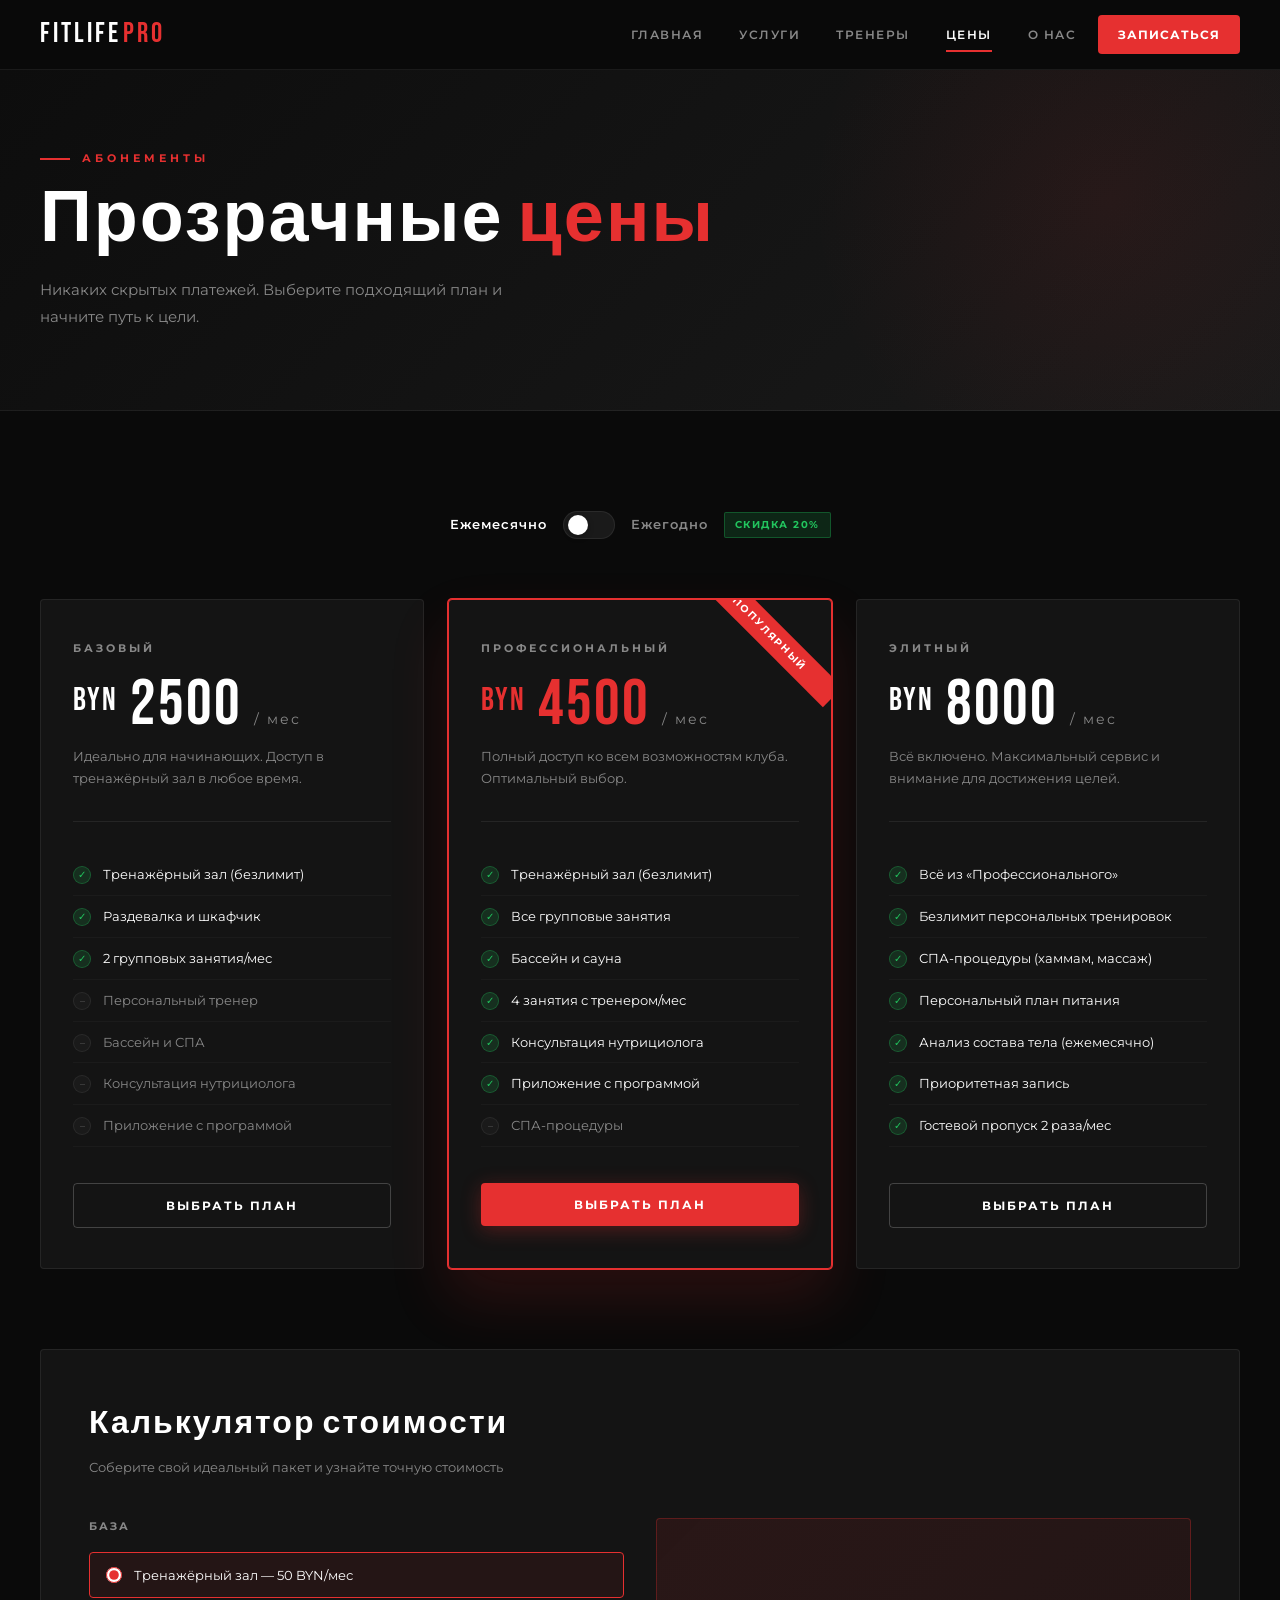
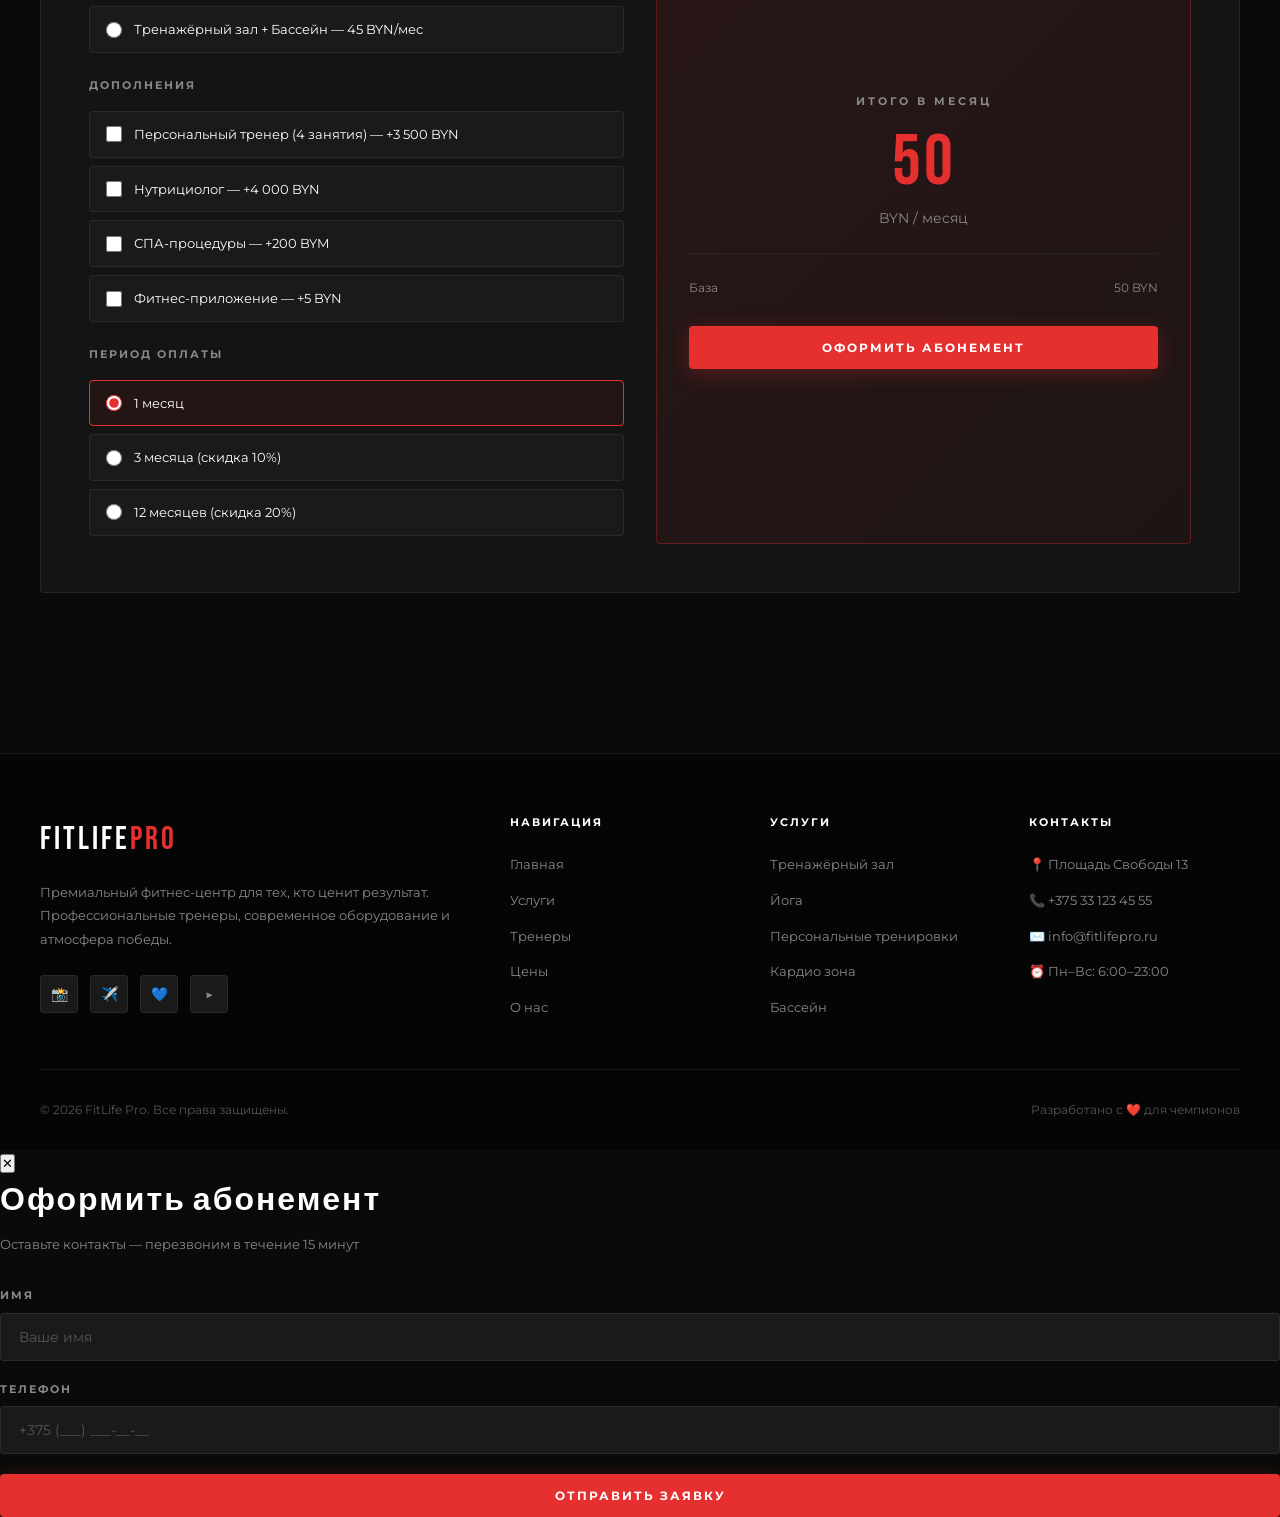
<file: pricing.html>
<!DOCTYPE html>
<html lang="ru">
<head>
  <meta charset="UTF-8">
  <meta name="viewport" content="width=device-width, initial-scale=1.0">
  <title>Цены — FitLife Pro</title>
  <link rel="stylesheet" href="css/style.css">
  <link rel="stylesheet" href="css/responsive.css">
  <style>
    /* ─── BILLING TOGGLE ─── */
    .billing-toggle {
      display: flex;
      align-items: center;
      gap: 16px;
      margin-bottom: 60px;
      justify-content: center;
    }

    .billing-label {
      font-size: 13px;
      font-weight: 600;
      letter-spacing: 1px;
      color: var(--text-muted);
      transition: var(--transition);
    }

    .billing-label.active { color: var(--text); }

    .toggle-switch {
      width: 52px; height: 28px;
      background: var(--bg3);
      border: 1px solid var(--border);
      border-radius: 14px;
      position: relative;
      cursor: pointer;
      transition: var(--transition);
    }

    .toggle-switch.on { background: var(--accent); border-color: var(--accent); }

    .toggle-knob {
      width: 20px; height: 20px;
      background: #fff;
      border-radius: 50%;
      position: absolute;
      top: 3px; left: 4px;
      transition: var(--transition);
      box-shadow: 0 2px 6px rgba(0,0,0,0.3);
    }

    .toggle-switch.on .toggle-knob { transform: translateX(24px); }

    .save-badge {
      background: rgba(34,197,94,0.15);
      border: 1px solid rgba(34,197,94,0.3);
      color: #22c55e;
      font-size: 10px;
      font-weight: 700;
      letter-spacing: 1.5px;
      text-transform: uppercase;
      padding: 4px 10px;
      border-radius: 2px;
    }

    /* ─── PRICING CARDS ─── */
    .pricing-grid {
      display: grid;
      grid-template-columns: repeat(3, 1fr);
      gap: 24px;
      margin-bottom: 80px;
    }

    .pricing-card {
      background: var(--card-bg);
      border: 1px solid var(--border);
      border-radius: var(--radius);
      padding: 40px 32px;
      transition: var(--transition);
      position: relative;
      overflow: hidden;
    }

    .pricing-card.featured {
      border-color: var(--accent);
      box-shadow: 0 0 0 1px var(--accent), 0 30px 60px rgba(230,48,48,0.15);
    }

    .pricing-card.featured::before {
      content: 'Популярный';
      position: absolute;
      top: 20px; right: -28px;
      background: var(--accent);
      color: #fff;
      font-size: 10px;
      font-weight: 700;
      letter-spacing: 2px;
      text-transform: uppercase;
      padding: 6px 40px;
      transform: rotate(45deg);
      transform-origin: center;
    }

    .plan-name {
      font-size: 11px;
      font-weight: 700;
      letter-spacing: 3px;
      text-transform: uppercase;
      color: var(--text-muted);
      margin-bottom: 16px;
    }

    .plan-price {
      font-family: 'Bebas Neue', sans-serif;
      font-size: 64px;
      letter-spacing: 2px;
      line-height: 1;
      margin-bottom: 8px;
      transition: var(--transition);
    }

    .plan-price .currency { font-size: 32px; vertical-align: top; margin-top: 12px; display: inline-block; }
    .plan-price .period { font-family: 'Montserrat', sans-serif; font-size: 14px; font-weight: 400; color: var(--text-muted); }

    .plan-desc {
      color: var(--text-muted);
      font-size: 13px;
      margin-bottom: 32px;
      padding-bottom: 32px;
      border-bottom: 1px solid var(--border);
      line-height: 1.7;
    }

    .plan-features { list-style: none; margin-bottom: 36px; }

    .plan-features li {
      display: flex;
      align-items: flex-start;
      gap: 12px;
      padding: 10px 0;
      font-size: 13px;
      color: var(--text-muted);
      border-bottom: 1px solid rgba(255,255,255,0.03);
    }

    .plan-features li.included { color: var(--text); }

    .feature-check {
      width: 18px; height: 18px;
      border-radius: 50%;
      display: flex;
      align-items: center;
      justify-content: center;
      font-size: 10px;
      flex-shrink: 0;
      margin-top: 2px;
    }

    .check-yes { background: rgba(34,197,94,0.15); color: #22c55e; border: 1px solid rgba(34,197,94,0.3); }
    .check-no  { background: var(--bg3); color: var(--text-dim); border: 1px solid var(--border); }

    /* ─── CALCULATOR ─── */
    .calculator {
      background: var(--card-bg);
      border: 1px solid var(--border);
      border-radius: var(--radius);
      padding: 48px;
      margin-bottom: 60px;
    }

    .calc-title {
      font-family: 'Bebas Neue', sans-serif;
      font-size: 32px;
      letter-spacing: 2px;
      margin-bottom: 8px;
    }

    .calc-desc {
      color: var(--text-muted);
      font-size: 13px;
      margin-bottom: 40px;
    }

    .calc-grid {
      display: grid;
      grid-template-columns: 1fr 1fr;
      gap: 32px;
    }

    .calc-options h4 {
      font-size: 11px;
      font-weight: 700;
      letter-spacing: 2px;
      text-transform: uppercase;
      color: var(--text-muted);
      margin-bottom: 16px;
    }

    .calc-option {
      display: flex;
      align-items: center;
      gap: 12px;
      padding: 12px 16px;
      background: var(--bg3);
      border: 1px solid var(--border);
      border-radius: var(--radius);
      margin-bottom: 8px;
      cursor: pointer;
      transition: var(--transition);
      font-size: 13px;
    }

    .calc-option:hover { border-color: rgba(230,48,48,0.3); }

    .calc-option.selected {
      border-color: var(--accent);
      background: rgba(230,48,48,0.08);
      color: var(--text);
    }

    .calc-option input[type=checkbox],
    .calc-option input[type=radio] {
      accent-color: var(--accent);
      width: 16px; height: 16px;
      cursor: pointer;
    }

    .calc-result {
      background: linear-gradient(135deg, rgba(230,48,48,0.1), rgba(230,48,48,0.05));
      border: 1px solid rgba(230,48,48,0.3);
      border-radius: var(--radius);
      padding: 32px;
      display: flex;
      flex-direction: column;
      justify-content: center;
      align-items: center;
      text-align: center;
    }

    .calc-total-label {
      font-size: 11px;
      font-weight: 700;
      letter-spacing: 3px;
      text-transform: uppercase;
      color: var(--text-muted);
      margin-bottom: 16px;
    }

    .calc-total-price {
      font-family: 'Bebas Neue', sans-serif;
      font-size: 72px;
      color: var(--accent);
      letter-spacing: 3px;
      line-height: 1;
      margin-bottom: 8px;
      transition: var(--transition);
    }

    .calc-total-per { color: var(--text-muted); font-size: 14px; margin-bottom: 24px; }

    .calc-breakdown {
      width: 100%;
      border-top: 1px solid rgba(255,255,255,0.06);
      padding-top: 20px;
      margin-bottom: 24px;
    }

    .calc-breakdown-item {
      display: flex;
      justify-content: space-between;
      font-size: 12px;
      color: var(--text-muted);
      padding: 4px 0;
    }

    @media (max-width: 768px) {
      .pricing-grid { grid-template-columns: 1fr; }
      .calc-grid { grid-template-columns: 1fr; }
    }
  </style>
</head>
<body data-page="pricing">

<div id="header-placeholder"></div>
<div class="page-content">

  <!-- HERO -->
  <div class="page-hero">
    <div class="container">
      <p class="section-label fade-in">Абонементы</p>
      <h1 class="section-title fade-in">Прозрачные <em>цены</em></h1>
      <p class="section-sub fade-in">
        Никаких скрытых платежей. Выберите подходящий план и начните путь к цели.
      </p>
    </div>
  </div>

  <!-- PRICING -->
  <section class="section">
    <div class="container">

      <!-- Toggle -->
      <div class="billing-toggle fade-in">
        <span class="billing-label active" id="labelMonth">Ежемесячно</span>
        <div class="toggle-switch" id="billingToggle" onclick="toggleBilling()">
          <div class="toggle-knob"></div>
        </div>
        <span class="billing-label" id="labelYear">Ежегодно</span>
        <span class="save-badge">Скидка 20%</span>
      </div>

      <!-- Cards -->
      <div class="pricing-grid">

        <!-- BASIC -->
        <div class="pricing-card fade-in">
          <div class="plan-name">Базовый</div>
          <div class="plan-price">
            <span class="currency">BYN</span>
            <span id="price-basic">2500</span>
            <span class="period"> / мес</span>
          </div>
          <p class="plan-desc">Идеально для начинающих. Доступ в тренажёрный зал в любое время.</p>
          <ul class="plan-features">
            <li class="included"><span class="feature-check check-yes">✓</span>Тренажёрный зал (безлимит)</li>
            <li class="included"><span class="feature-check check-yes">✓</span>Раздевалка и шкафчик</li>
            <li class="included"><span class="feature-check check-yes">✓</span>2 групповых занятия/мес</li>
            <li><span class="feature-check check-no">–</span>Персональный тренер</li>
            <li><span class="feature-check check-no">–</span>Бассейн и СПА</li>
            <li><span class="feature-check check-no">–</span>Консультация нутрициолога</li>
            <li><span class="feature-check check-no">–</span>Приложение с программой</li>
          </ul>
          <button class="btn btn-outline" style="width:100%;justify-content:center;" onclick="openModal('joinModal')">Выбрать план</button>
        </div>

        <!-- PRO (featured) -->
        <div class="pricing-card featured fade-in fade-in-delay-1">
          <div class="plan-name">Профессиональный</div>
          <div class="plan-price" style="color:var(--accent)">
            <span class="currency">BYN</span>
            <span id="price-pro">4500</span>
            <span class="period" style="color:var(--text-muted)"> / мес</span>
          </div>
          <p class="plan-desc">Полный доступ ко всем возможностям клуба. Оптимальный выбор.</p>
          <ul class="plan-features">
            <li class="included"><span class="feature-check check-yes">✓</span>Тренажёрный зал (безлимит)</li>
            <li class="included"><span class="feature-check check-yes">✓</span>Все групповые занятия</li>
            <li class="included"><span class="feature-check check-yes">✓</span>Бассейн и сауна</li>
            <li class="included"><span class="feature-check check-yes">✓</span>4 занятия с тренером/мес</li>
            <li class="included"><span class="feature-check check-yes">✓</span>Консультация нутрициолога</li>
            <li class="included"><span class="feature-check check-yes">✓</span>Приложение с программой</li>
            <li><span class="feature-check check-no">–</span>СПА-процедуры</li>
          </ul>
          <button class="btn btn-primary" style="width:100%;justify-content:center;" onclick="openModal('joinModal')">Выбрать план</button>
        </div>

        <!-- ELITE -->
        <div class="pricing-card fade-in fade-in-delay-2">
          <div class="plan-name">Элитный</div>
          <div class="plan-price">
            <span class="currency">BYN</span>
            <span id="price-elite">8000</span>
            <span class="period"> / мес</span>
          </div>
          <p class="plan-desc">Всё включено. Максимальный сервис и внимание для достижения целей.</p>
          <ul class="plan-features">
            <li class="included"><span class="feature-check check-yes">✓</span>Всё из «Профессионального»</li>
            <li class="included"><span class="feature-check check-yes">✓</span>Безлимит персональных тренировок</li>
            <li class="included"><span class="feature-check check-yes">✓</span>СПА-процедуры (хаммам, массаж)</li>
            <li class="included"><span class="feature-check check-yes">✓</span>Персональный план питания</li>
            <li class="included"><span class="feature-check check-yes">✓</span>Анализ состава тела (ежемесячно)</li>
            <li class="included"><span class="feature-check check-yes">✓</span>Приоритетная запись</li>
            <li class="included"><span class="feature-check check-yes">✓</span>Гостевой пропуск 2 раза/мес</li>
          </ul>
          <button class="btn btn-outline" style="width:100%;justify-content:center;" onclick="openModal('joinModal')">Выбрать план</button>
        </div>

      </div>

      <!-- ─── CALCULATOR ─── -->
      <div class="calculator fade-in">
        <h3 class="calc-title">Калькулятор стоимости</h3>
        <p class="calc-desc">Соберите свой идеальный пакет и узнайте точную стоимость</p>

        <div class="calc-grid">
          <div class="calc-options">
            <h4>База</h4>
            <label class="calc-option selected">
              <input type="radio" name="base" value="50" checked onchange="calcPrice()">
              Тренажёрный зал — 50 BYN/мес
            </label>
            <label class="calc-option">
              <input type="radio" name="base" value="45" onchange="calcPrice()">
              Тренажёрный зал + Бассейн — 45 BYN/мес
            </label>

            <h4 style="margin-top:24px;">Дополнения</h4>
            <label class="calc-option" id="opt-trainer">
              <input type="checkbox" value="35" onchange="calcPrice()">
              Персональный тренер (4 занятия) — +3 500 BYN
            </label>
            <label class="calc-option" id="opt-nutrition">
              <input type="checkbox" value="40" onchange="calcPrice()">
              Нутрициолог — +4 000 BYN
            </label>
            <label class="calc-option" id="opt-spa">
              <input type="checkbox" value="2000" onchange="calcPrice()">
              СПА-процедуры — +200 BYM
            </label>
            <label class="calc-option" id="opt-app">
              <input type="checkbox" value="500" onchange="calcPrice()">
              Фитнес-приложение — +5 BYN
            </label>

            <h4 style="margin-top:24px;">Период оплаты</h4>
            <label class="calc-option selected" id="period-month">
              <input type="radio" name="period" value="1" checked onchange="calcPrice()">
              1 месяц
            </label>
            <label class="calc-option" id="period-3">
              <input type="radio" name="period" value="3" onchange="calcPrice()">
              3 месяца (скидка 10%)
            </label>
            <label class="calc-option" id="period-12">
              <input type="radio" name="period" value="12" onchange="calcPrice()">
              12 месяцев (скидка 20%)
            </label>
          </div>

          <div class="calc-result">
            <div class="calc-total-label">Итого в месяц</div>
            <div class="calc-total-price" id="calcTotal">25</div>
            <div class="calc-total-per" id="calcPer">BYN / месяц</div>
            <div class="calc-breakdown" id="calcBreakdown"></div>
            <button class="btn btn-primary" style="width:100%;justify-content:center;" onclick="openModal('joinModal')">Оформить абонемент</button>
          </div>
        </div>
      </div>

    </div>
  </section>

</div>
<div id="footer-placeholder"></div>

<!-- JOIN MODALddd -->
<div class="modal" id="joinModal">
  <div class="modal-overlay"></div>
  <div class="modal-box">
    <button class="modal-close" onclick="closeModal('joinModal')">✕</button>
    <h3 style="font-family:'Bebas Neue',sans-serif;font-size:32px;letter-spacing:2px;margin-bottom:8px;">Оформить абонемент</h3>
    <p style="color:var(--text-muted);font-size:13px;margin-bottom:32px;">Оставьте контакты — перезвоним в течение 15 минут</p>
    <form id="joinForm">
      <div class="form-group"><label>Имя</label><input type="text" name="name" placeholder="Ваше имя" data-validate="required,minlen:2"></div>
      <div class="form-group"><label>Телефон</label><input type="tel" name="phone" placeholder="+375 (___) ___-__-__" data-validate="required,phone"></div>
      <button type="submit" class="btn btn-primary" style="width:100%;justify-content:center;">Отправить заявку</button>
    </form>
  </div>
</div>

<script src="js/components.js"></script>
<script src="js/ui.js"></script>
<script src="js/form.js"></script>
<script>
  let isAnnual = false;

  const monthly = { basic: 2500, pro: 4500, elite: 8000 };

  function toggleBilling() {
    isAnnual = !isAnnual;
    const toggle = document.getElementById('billingToggle');
    toggle.classList.toggle('on', isAnnual);
    document.getElementById('labelMonth').classList.toggle('active', !isAnnual);
    document.getElementById('labelYear').classList.toggle('active', isAnnual);

    const mult = isAnnual ? 0.8 : 1;
    document.getElementById('price-basic').textContent = Math.round(monthly.basic * mult).toLocaleString('ru-RU');
    document.getElementById('price-pro').textContent   = Math.round(monthly.pro   * mult).toLocaleString('ru-RU');
    document.getElementById('price-elite').textContent = Math.round(monthly.elite * mult).toLocaleString('ru-RU');
  }

  // Highlight selected calc options
  document.querySelectorAll('.calc-option').forEach(opt => {
    const input = opt.querySelector('input');
    opt.addEventListener('click', () => {
      if (input.type === 'radio') {
        document.querySelectorAll(`input[name="${input.name}"]`).forEach(r => {
          r.closest('.calc-option').classList.remove('selected');
        });
        opt.classList.add('selected');
      } else {
        opt.classList.toggle('selected', input.checked);
      }
    });
  });

  function calcPrice() {
    const base     = parseInt(document.querySelector('input[name="base"]:checked').value);
    const period   = parseInt(document.querySelector('input[name="period"]:checked').value);
    const addons   = [...document.querySelectorAll('.calc-options input[type=checkbox]:checked')].map(c => parseInt(c.value));
    const discount = period === 12 ? 0.8 : period === 3 ? 0.9 : 1;

    const monthly  = base + addons.reduce((a,b) => a+b, 0);
    const total    = Math.round(monthly * discount);
    const totalAll = total * period;

    document.getElementById('calcTotal').textContent  = total.toLocaleString('ru-RU');
    document.getElementById('calcPer').textContent    = period > 1 ? `BYN/мес · Итого ${totalAll.toLocaleString('ru-RU')} BYN` : 'BYN / месяц';

    const items = [
      ['База', base.toLocaleString('ru-RU') + ' BYN'],
      ...addons.map((a,i) => [['Тренер','Нутрициолог','СПА','Приложение'][i], '+' + a.toLocaleString('ru-RU') + ' BYN']),
      ...(discount < 1 ? [['Скидка', '-' + Math.round(monthly * (1-discount)).toLocaleString('ru-RU') + ' BYN']] : []),
    ];

    document.getElementById('calcBreakdown').innerHTML = items.map(([l,v]) => `
      <div class="calc-breakdown-item"><span>${l}</span><span>${v}</span></div>
    `).join('');
  }

  calcPrice();
</script>
</body>
</html>
</file>
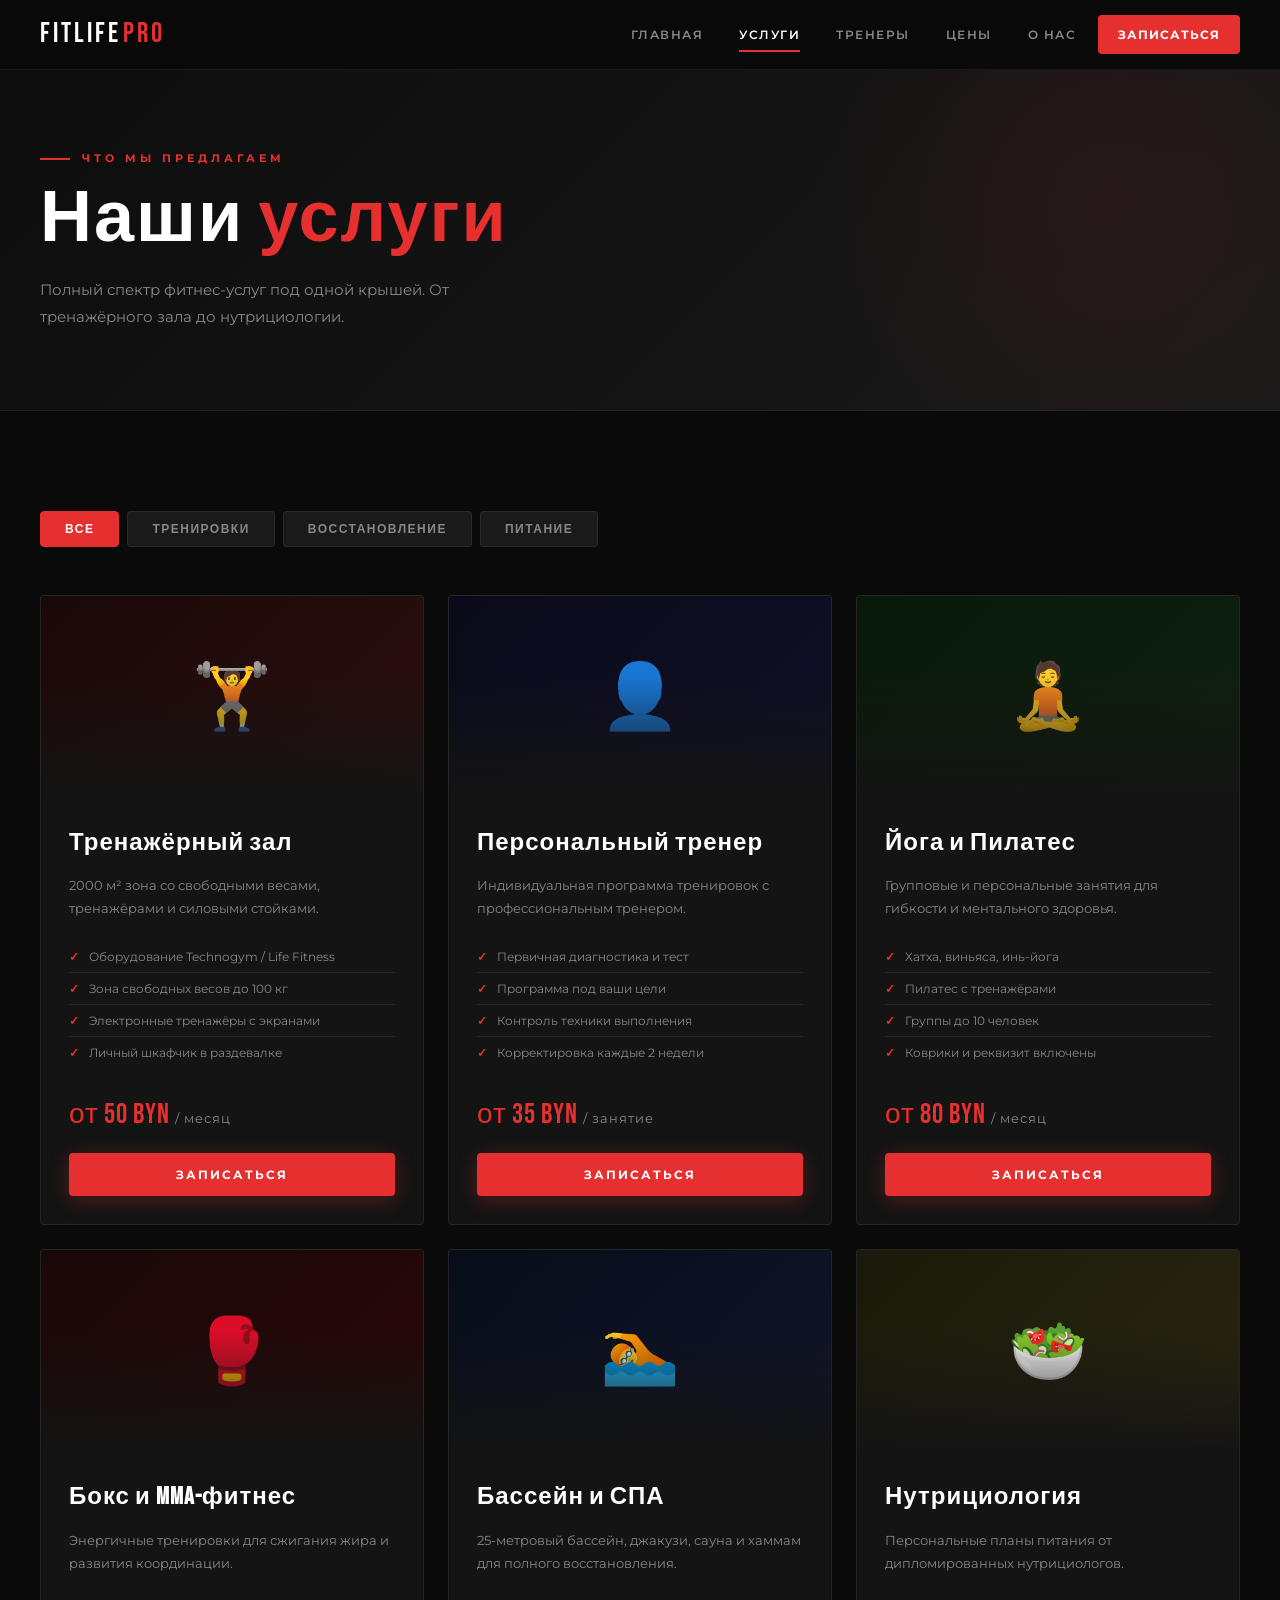
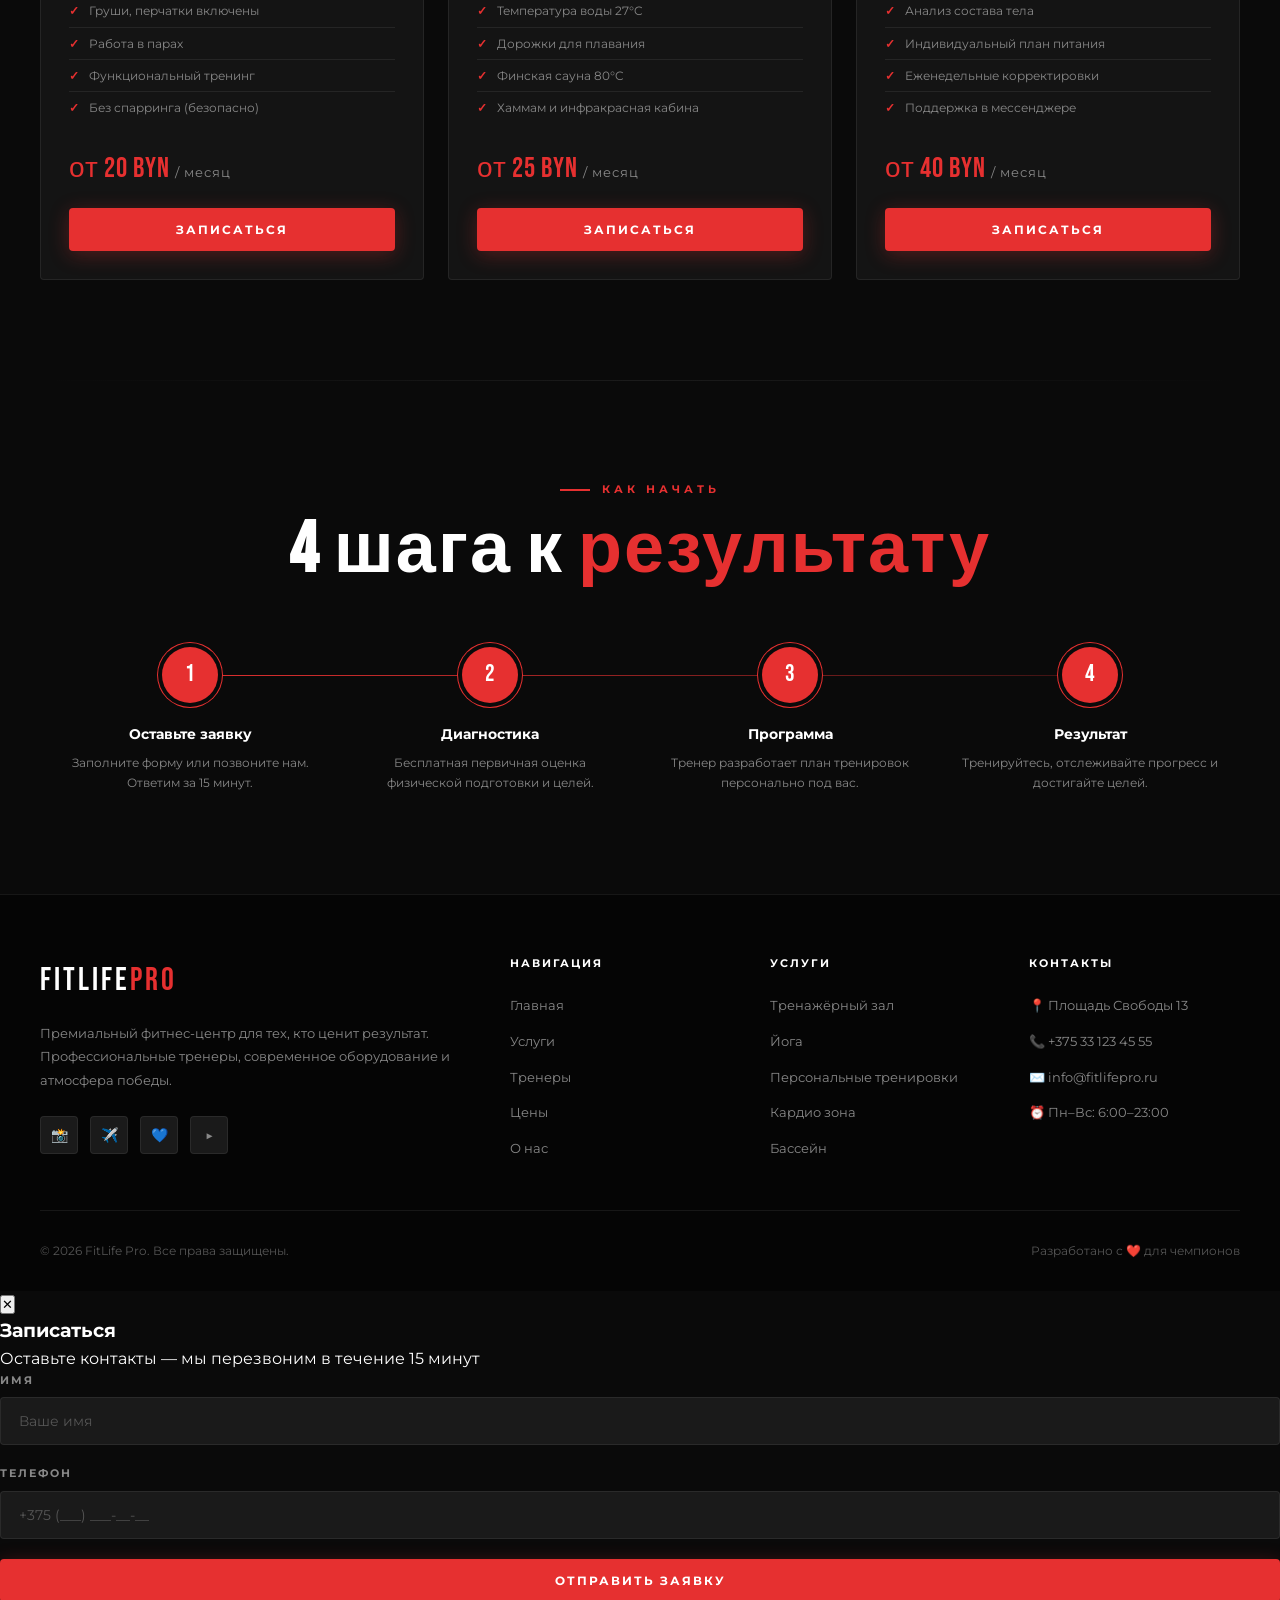
<file: services.html>
<!DOCTYPE html>
<html lang="ru">
<head>
  <meta charset="UTF-8">
  <meta name="viewport" content="width=device-width, initial-scale=1.0">
  <title>Услуги — FitLife Pro</title>
  <link rel="stylesheet" href="css/style.css">
  <link rel="stylesheet" href="css/responsive.css">
  <style>
    .service-card {
      background: var(--card-bg);
      border: 1px solid var(--border);
      border-radius: var(--radius);
      overflow: hidden;
      transition: var(--transition);
    }

    .service-card:hover {
      border-color: rgba(230,48,48,0.3);
      transform: translateY(-6px);
      box-shadow: 0 24px 48px rgba(0,0,0,0.4);
    }

    .service-img {
      height: 200px;
      display: flex;
      align-items: center;
      justify-content: center;
      font-size: 64px;
      position: relative;
      overflow: hidden;
    }

    .service-img::after {
      content: '';
      position: absolute;
      inset: 0;
      background: linear-gradient(to bottom, transparent 40%, var(--card-bg));
    }

    .service-body { padding: 28px; }

    .service-title {
      font-family: 'Bebas Neue', sans-serif;
      font-size: 24px;
      letter-spacing: 1px;
      margin-bottom: 12px;
    }

    .service-desc {
      color: var(--text-muted);
      font-size: 13px;
      line-height: 1.8;
      margin-bottom: 20px;
    }

    .service-features {
      list-style: none;
      margin-bottom: 24px;
    }

    .service-features li {
      display: flex;
      align-items: center;
      gap: 10px;
      color: var(--text-muted);
      font-size: 12px;
      padding: 6px 0;
      border-bottom: 1px solid var(--border);
    }

    .service-features li:last-child { border-bottom: none; }
    .service-features li::before { content: '✓'; color: var(--accent); font-weight: 700; }

    .service-price {
      font-family: 'Bebas Neue', sans-serif;
      font-size: 28px;
      color: var(--accent);
      letter-spacing: 1px;
      margin-bottom: 16px;
    }

    .service-price span { font-family: 'Montserrat', sans-serif; font-size: 13px; color: var(--text-muted); font-weight: 400; }

    /* ─── SERVICE TABS ─── */
    .filter-tabs {
      display: flex;
      gap: 8px;
      margin-bottom: 48px;
      flex-wrap: wrap;
    }

    .filter-tab {
      padding: 10px 24px;
      background: var(--bg3);
      border: 1px solid var(--border);
      color: var(--text-muted);
      font-size: 12px;
      font-weight: 600;
      letter-spacing: 1.5px;
      text-transform: uppercase;
      border-radius: var(--radius);
      cursor: pointer;
      transition: var(--transition);
    }

    .filter-tab.active, .filter-tab:hover {
      background: var(--accent);
      border-color: var(--accent);
      color: #fff;
    }

    .service-card[data-category] { transition: opacity 0.3s, transform 0.3s; }
    .service-card.hidden { opacity: 0; pointer-events: none; position: absolute; }

    /* ─── PROCESS STEPS ─── */
    .steps {
      display: grid;
      grid-template-columns: repeat(4, 1fr);
      gap: 0;
      position: relative;
    }

    .steps::before {
      content: '';
      position: absolute;
      top: 28px; left: 10%; right: 10%;
      height: 1px;
      background: linear-gradient(to right, var(--accent), rgba(230,48,48,0.2));
      z-index: 0;
    }

    .step {
      text-align: center;
      position: relative;
      z-index: 1;
      padding: 0 20px;
    }

    .step-num {
      width: 56px; height: 56px;
      background: var(--accent);
      border-radius: 50%;
      display: flex;
      align-items: center;
      justify-content: center;
      font-family: 'Bebas Neue', sans-serif;
      font-size: 24px;
      letter-spacing: 1px;
      margin: 0 auto 20px;
      box-shadow: 0 0 0 4px var(--bg), 0 0 0 5px var(--accent);
    }

    .step-title { font-weight: 700; font-size: 14px; margin-bottom: 8px; }
    .step-desc { color: var(--text-muted); font-size: 12px; line-height: 1.7; }

    @media (max-width: 768px) {
      .steps { grid-template-columns: repeat(2, 1fr); gap: 32px; }
      .steps::before { display: none; }
    }
  </style>
</head>
<body data-page="services">

<div id="header-placeholder"></div>
<div class="page-content">

  <!-- ─── PAGE HERO ─── -->
  <div class="page-hero">
    <div class="container">
      <p class="section-label fade-in">Что мы предлагаем</p>
      <h1 class="section-title fade-in">Наши <em>услуги</em></h1>
      <p class="section-sub fade-in">
        Полный спектр фитнес-услуг под одной крышей. От тренажёрного зала до нутрициологии.
      </p>
    </div>
  </div>

  <!-- ─── SERVICES ─── -->
  <section class="section">
    <div class="container">
      <div class="filter-tabs">
        <button class="filter-tab active" data-filter="all">Все</button>
        <button class="filter-tab" data-filter="training">Тренировки</button>
        <button class="filter-tab" data-filter="recovery">Восстановление</button>
        <button class="filter-tab" data-filter="nutrition">Питание</button>
      </div>

      <div class="grid-3" id="servicesGrid">

        <div class="service-card fade-in" data-category="training">
          <div class="service-img" style="background:linear-gradient(135deg,#1a0808,#2d1010);">🏋️</div>
          <div class="service-body">
            <h3 class="service-title">Тренажёрный зал</h3>
            <p class="service-desc">2000 м² зона со свободными весами, тренажёрами и силовыми стойками.</p>
            <ul class="service-features">
              <li>Оборудование Technogym / Life Fitness</li>
              <li>Зона свободных весов до 100 кг</li>
              <li>Электронные тренажёры с экранами</li>
              <li>Личный шкафчик в раздевалке</li>
            </ul>
            <div class="service-price">от 50 BYN <span>/ месяц</span></div>
            <button class="btn btn-primary" style="width:100%;justify-content:center;" onclick="openModal('joinModal')">Записаться</button>
          </div>
        </div>

        <div class="service-card fade-in fade-in-delay-1" data-category="training">
          <div class="service-img" style="background:linear-gradient(135deg,#0a0a1a,#101028);">👤</div>
          <div class="service-body">
            <h3 class="service-title">Персональный тренер</h3>
            <p class="service-desc">Индивидуальная программа тренировок с профессиональным тренером.</p>
            <ul class="service-features">
              <li>Первичная диагностика и тест</li>
              <li>Программа под ваши цели</li>
              <li>Контроль техники выполнения</li>
              <li>Корректировка каждые 2 недели</li>
            </ul>
            <div class="service-price">от 35 BYN <span>/ занятие</span></div>
            <button class="btn btn-primary" style="width:100%;justify-content:center;" onclick="openModal('joinModal')">Записаться</button>
          </div>
        </div>

        <div class="service-card fade-in fade-in-delay-2" data-category="training">
          <div class="service-img" style="background:linear-gradient(135deg,#0a1a0a,#102010);">🧘</div>
          <div class="service-body">
            <h3 class="service-title">Йога и Пилатес</h3>
            <p class="service-desc">Групповые и персональные занятия для гибкости и ментального здоровья.</p>
            <ul class="service-features">
              <li>Хатха, виньяса, инь-йога</li>
              <li>Пилатес с тренажёрами</li>
              <li>Группы до 10 человек</li>
              <li>Коврики и реквизит включены</li>
            </ul>
            <div class="service-price">от 80 BYN <span>/ месяц</span></div>
            <button class="btn btn-primary" style="width:100%;justify-content:center;" onclick="openModal('joinModal')">Записаться</button>
          </div>
        </div>

        <div class="service-card fade-in" data-category="training">
          <div class="service-img" style="background:linear-gradient(135deg,#1a0808,#2a0808);">🥊</div>
          <div class="service-body">
            <h3 class="service-title">Бокс и MMA-фитнес</h3>
            <p class="service-desc">Энергичные тренировки для сжигания жира и развития координации.</p>
            <ul class="service-features">
              <li>Груши, перчатки включены</li>
              <li>Работа в парах</li>
              <li>Функциональный тренинг</li>
              <li>Без спарринга (безопасно)</li>
            </ul>
            <div class="service-price">от 20 BYN <span>/ месяц</span></div>
            <button class="btn btn-primary" style="width:100%;justify-content:center;" onclick="openModal('joinModal')">Записаться</button>
          </div>
        </div>

        <div class="service-card fade-in fade-in-delay-1" data-category="recovery">
          <div class="service-img" style="background:linear-gradient(135deg,#080d1a,#10152a);">🏊</div>
          <div class="service-body">
            <h3 class="service-title">Бассейн и СПА</h3>
            <p class="service-desc">25-метровый бассейн, джакузи, сауна и хаммам для полного восстановления.</p>
            <ul class="service-features">
              <li>Температура воды 27°C</li>
              <li>Дорожки для плавания</li>
              <li>Финская сауна 80°C</li>
              <li>Хаммам и инфракрасная кабина</li>
            </ul>
            <div class="service-price">от 25 BYN <span>/ месяц</span></div>
            <button class="btn btn-primary" style="width:100%;justify-content:center;" onclick="openModal('joinModal')">Записаться</button>
          </div>
        </div>

        <div class="service-card fade-in fade-in-delay-2" data-category="nutrition">
          <div class="service-img" style="background:linear-gradient(135deg,#1a1a0a,#2a2510);">🥗</div>
          <div class="service-body">
            <h3 class="service-title">Нутрициология</h3>
            <p class="service-desc">Персональные планы питания от дипломированных нутрициологов.</p>
            <ul class="service-features">
              <li>Анализ состава тела</li>
              <li>Индивидуальный план питания</li>
              <li>Еженедельные корректировки</li>
              <li>Поддержка в мессенджере</li>
            </ul>
            <div class="service-price">от 40 BYN <span>/ месяц</span></div>
            <button class="btn btn-primary" style="width:100%;justify-content:center;" onclick="openModal('joinModal')">Записаться</button>
          </div>
        </div>

      </div>
    </div>
  </section>

  <!-- ─── HOW IT WORKS ─── -->
  <div class="divider"></div>
  <section class="section">
    <div class="container">
      <p class="section-label" style="justify-content:center;">Как начать</p>
      <h2 class="section-title" style="text-align:center;margin-bottom:60px;">4 шага к <em>результату</em></h2>
      <div class="steps">
        <div class="step fade-in">
          <div class="step-num">1</div>
          <h4 class="step-title">Оставьте заявку</h4>
          <p class="step-desc">Заполните форму или позвоните нам. Ответим за 15 минут.</p>
        </div>
        <div class="step fade-in fade-in-delay-1">
          <div class="step-num">2</div>
          <h4 class="step-title">Диагностика</h4>
          <p class="step-desc">Бесплатная первичная оценка физической подготовки и целей.</p>
        </div>
        <div class="step fade-in fade-in-delay-2">
          <div class="step-num">3</div>
          <h4 class="step-title">Программа</h4>
          <p class="step-desc">Тренер разработает план тренировок персонально под вас.</p>
        </div>
        <div class="step fade-in fade-in-delay-3">
          <div class="step-num">4</div>
          <h4 class="step-title">Результат</h4>
          <p class="step-desc">Тренируйтесь, отслеживайте прогресс и достигайте целей.</p>
        </div>
      </div>
    </div>
  </section>

</div>
<div id="footer-placeholder"></div>

<!-- JOIN MODAL -->
<div class="modal" id="joinModal">
  <div class="modal-overlay"></div>
  <div class="modal-box">
    <button class="modal-close" onclick="closeModal('joinModal')">✕</button>
    <h3 class="modal-title">Записаться</h3>
    <p class="modal-sub">Оставьте контакты — мы перезвоним в течение 15 минут</p>
    <form id="joinForm">
      <div class="form-group">
        <label>Имя</label>
        <input type="text" name="name" placeholder="Ваше имя" data-validate="required,minlen:2">
      </div>
      <div class="form-group">
        <label>Телефон</label>
        <input type="tel" name="phone" placeholder="+375 (___) ___-__-__" data-validate="required,phone">
      </div>
      <button type="submit" class="btn btn-primary" style="width:100%;justify-content:center;">
        Отправить заявку
      </button>
    </form>
  </div>
</div>

<script src="js/components.js"></script>
<script src="js/ui.js"></script>
<script src="js/form.js"></script>
<script>
  // Filter tabs
  document.querySelectorAll('.filter-tab').forEach(tab => {
    tab.addEventListener('click', () => {
      document.querySelectorAll('.filter-tab').forEach(t => t.classList.remove('active'));
      tab.classList.add('active');

      const filter = tab.dataset.filter;
      document.querySelectorAll('.service-card').forEach(card => {
        if (filter === 'all' || card.dataset.category === filter) {
          card.style.display = 'flex';
          card.style.flexDirection = 'column';
          setTimeout(() => { card.style.opacity = '1'; card.style.transform = ''; }, 10);
        } else {
          card.style.opacity = '0';
          card.style.transform = 'scale(0.95)';
          setTimeout(() => { card.style.display = 'none'; }, 300);
        }
      });
    });
  });
</script>
</body>
</html>
</file>
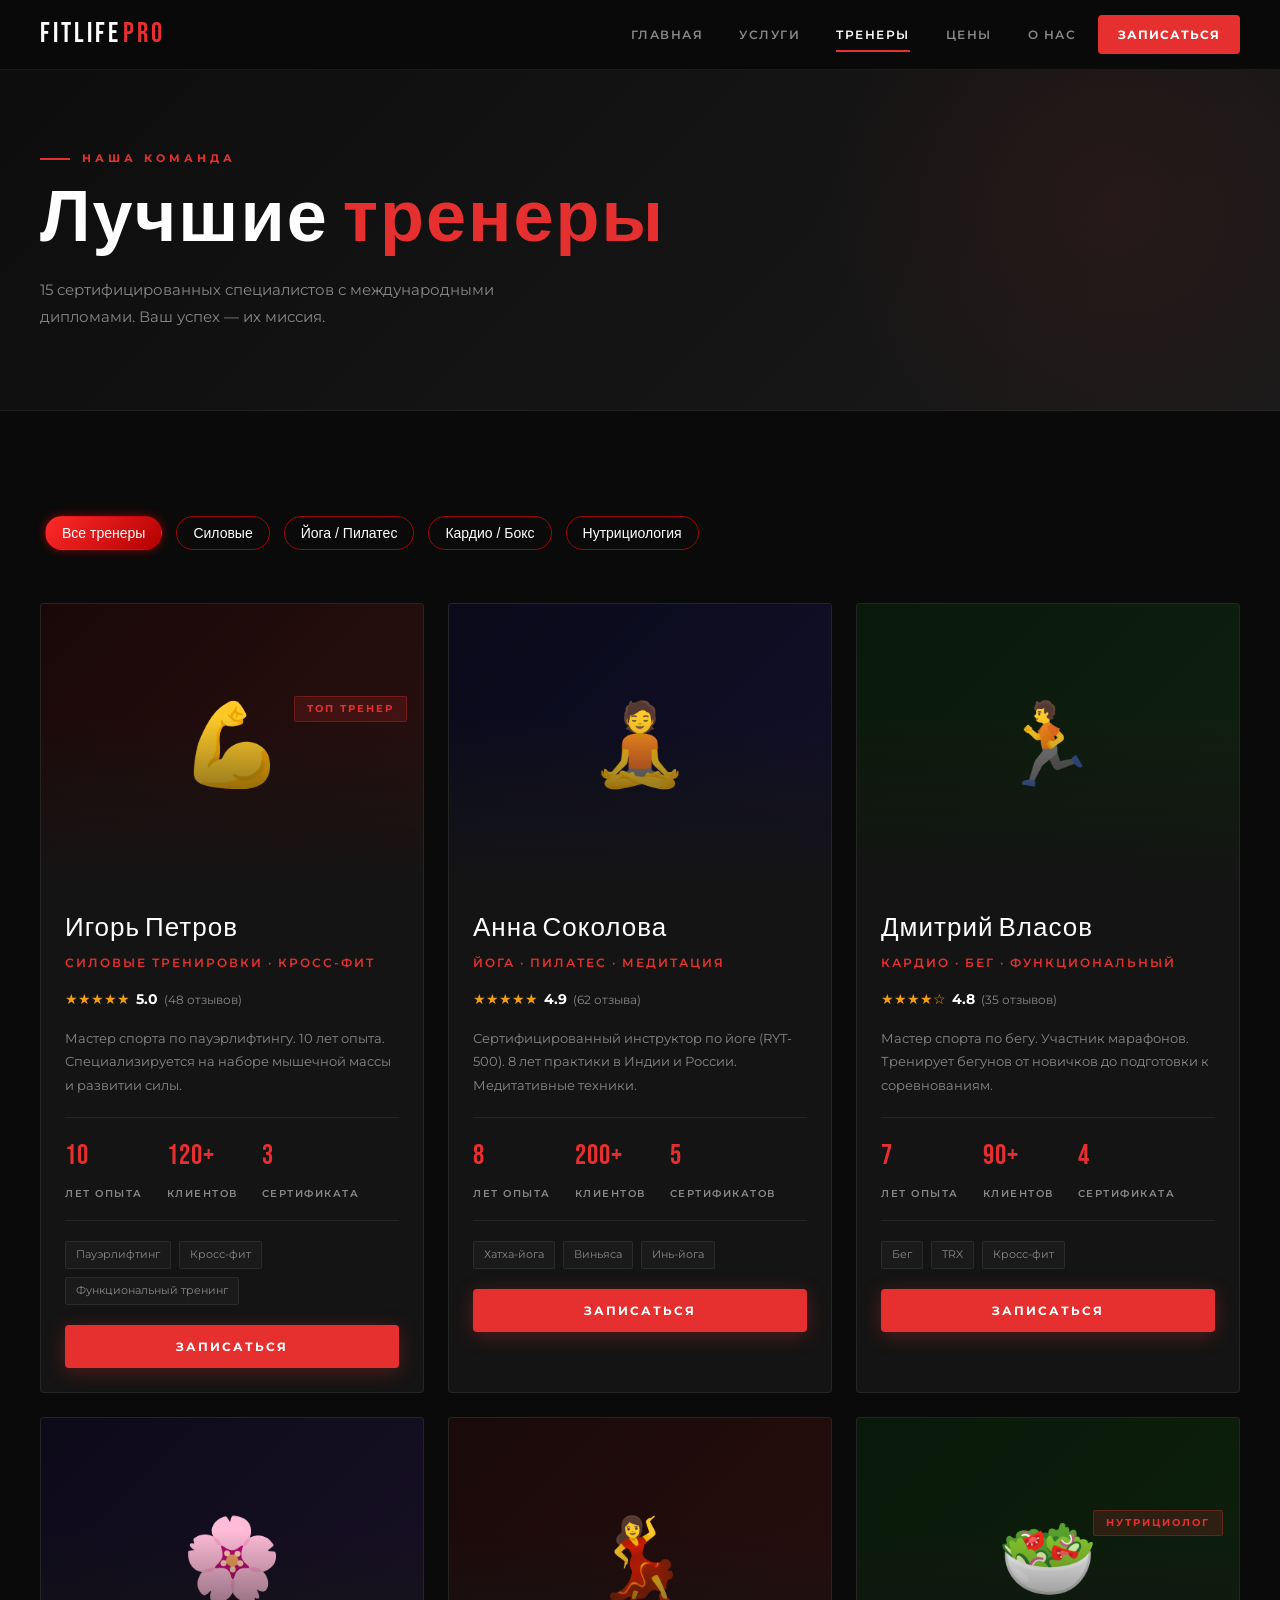
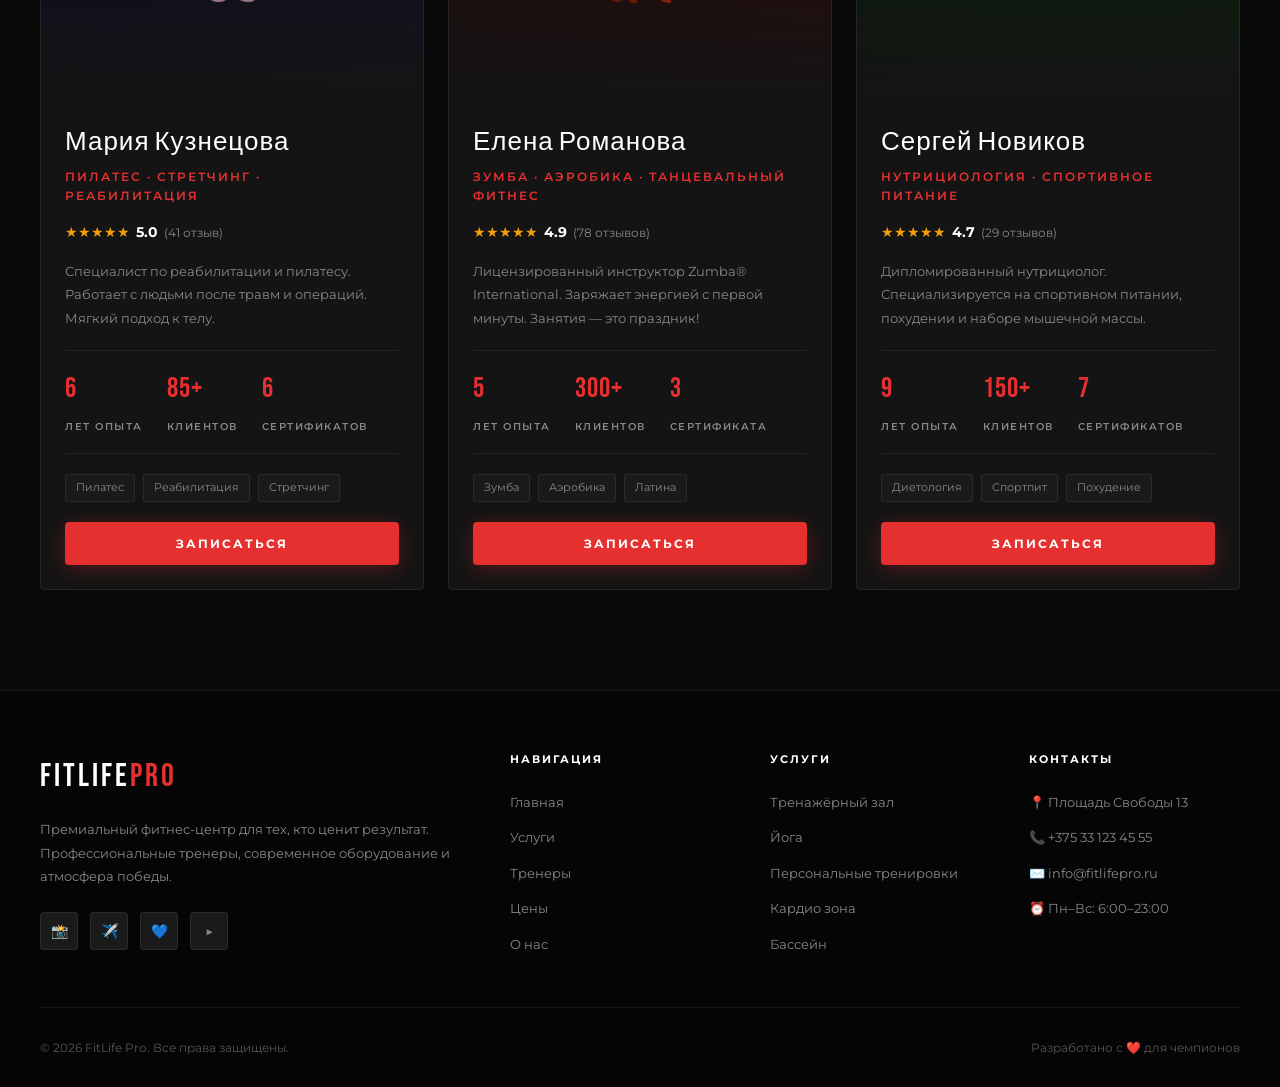
<file: trainers.html>
<!DOCTYPE html>
<html lang="ru">
<head>
  <meta charset="UTF-8">
  <meta name="viewport" content="width=device-width, initial-scale=1.0">
  <title>Тренеры — FitLife Pro</title>
  <link rel="stylesheet" href="css/style.css">
  <link rel="stylesheet" href="css/responsive.css">
  <style>
    .trainer-card {
      background: var(--card-bg);
      border: 1px solid var(--border);
      border-radius: var(--radius);
      overflow: hidden;
      transition: var(--transition);
      cursor: pointer;
    }

    .trainer-card:hover {
      border-color: rgba(230,48,48,0.3);
      transform: translateY(-6px);
      box-shadow: 0 24px 48px rgba(0,0,0,0.5);
    }

    .trainer-photo {
      height: 280px;
      display: flex;
      align-items: center;
      justify-content: center;
      font-size: 80px;
      position: relative;
      overflow: hidden;
    }

    .trainer-photo .trainer-overlay {
      position: absolute;
      inset: 0;
      background: linear-gradient(to bottom, transparent 40%, var(--card-bg));
    }

    .trainer-badge {
      position: absolute;
      top: 16px; right: 16px;
      z-index: 2;
    }
.filter-tab {
  display: inline-block;
  padding: 8px 16px;
  margin: 5px;
  font-size: 14px;
  color: #fff;
  background: transparent;
  border: 1px solid rgba(255, 0, 0, 0.6);
  border-radius: 20px;
  cursor: pointer;
  transition: all 0.3s ease;
}

.filter-tab:hover {
  background: rgba(255, 0, 0, 0.15);
  border-color: #ff2a2a;
  color: #ff4d4d;
}

.filter-tab.active {
  background: linear-gradient(135deg, #ff2a2a, #b30000);
  border-color: transparent;
  color: #fff;
  box-shadow: 0 0 10px rgba(255, 0, 0, 0.5);
}

.filter-tab:active {
  transform: scale(0.95);
}
    .trainer-body { padding: 24px; }

    .trainer-name {
      font-family: 'Bebas Neue', sans-serif;
      font-size: 26px;
      letter-spacing: 1px;
      margin-bottom: 4px;
    }

    .trainer-spec {
      color: var(--accent);
      font-size: 12px;
      font-weight: 600;
      letter-spacing: 2px;
      text-transform: uppercase;
      margin-bottom: 16px;
    }

    .trainer-bio {
      color: var(--text-muted);
      font-size: 13px;
      line-height: 1.8;
      margin-bottom: 20px;
    }

    .trainer-stats {
      display: flex;
      gap: 24px;
      margin-bottom: 20px;
      padding: 16px 0;
      border-top: 1px solid var(--border);
      border-bottom: 1px solid var(--border);
    }

    .trainer-stat-val {
      font-family: 'Bebas Neue', sans-serif;
      font-size: 28px;
      color: var(--accent);
      letter-spacing: 1px;
      display: block;
    }

    .trainer-stat-lbl {
      font-size: 10px;
      font-weight: 600;
      letter-spacing: 1.5px;
      text-transform: uppercase;
      color: var(--text-muted);
    }

    .trainer-tags { display: flex; gap: 8px; flex-wrap: wrap; margin-bottom: 20px; }

    .trainer-tag {
      padding: 4px 10px;
      background: var(--bg3);
      border: 1px solid var(--border);
      color: var(--text-muted);
      font-size: 11px;
      border-radius: 2px;
    }

    .rating { display: flex; align-items: center; gap: 6px; margin-bottom: 16px; }
    .stars-rating { color: #f59e0b; font-size: 14px; }
    .rating-val { font-weight: 700; font-size: 14px; }
    .rating-count { color: var(--text-muted); font-size: 12px; }

    /* ─── MODAL ─── */
    .modal { position: fixed; inset: 0; z-index: 2000; display: none; align-items: center; justify-content: center; }
    .modal.open { display: flex; }
    .modal-overlay { position: absolute; inset: 0; background: rgba(0,0,0,0.85); backdrop-filter: blur(8px); }
    .modal-box {
      position: relative; z-index: 1;
      background: var(--card-bg);
      border: 1px solid var(--border);
      border-radius: var(--radius);
      padding: 48px;
      width: 90%; max-width: 560px;
      animation: modalIn 0.3s ease;
      max-height: 90vh; overflow-y: auto;
    }
    @keyframes modalIn { from { opacity: 0; transform: scale(0.9); } to { opacity: 1; transform: scale(1); } }
    .modal-close {
      position: absolute; top: 16px; right: 16px;
      background: var(--bg3); border: 1px solid var(--border); color: var(--text-muted);
      width: 32px; height: 32px; border-radius: 50%; cursor: pointer; font-size: 16px;
      display: flex; align-items: center; justify-content: center; transition: var(--transition);
    }
    .modal-close:hover { background: var(--accent); color: #fff; border-color: var(--accent); }

    .trainer-detail-photo {
      width: 100px; height: 100px;
      border-radius: 50%;
      background: var(--accent);
      display: flex; align-items: center; justify-content: center;
      font-size: 40px;
      margin: 0 auto 24px;
      border: 3px solid rgba(230,48,48,0.4);
    }

    .cert-list { list-style: none; margin-top: 16px; }
    .cert-list li {
      display: flex; align-items: center; gap: 10px;
      padding: 10px 0; border-bottom: 1px solid var(--border);
      color: var(--text-muted); font-size: 13px;
    }
    .cert-list li::before { content: '🏆'; }
  </style>
</head>
<body data-page="trainers">

<div id="header-placeholder"></div>
<div class="page-content">

  <!-- HERO -->
  <div class="page-hero">
    <div class="container">
      <p class="section-label fade-in">Наша команда</p>
      <h1 class="section-title fade-in">Лучшие <em>тренеры</em></h1>
      <p class="section-sub fade-in">
        15 сертифицированных специалистов с международными дипломами. Ваш успех — их миссия.
      </p>
    </div>
  </div>

  <!-- FILTER -->
  <section class="section">
    <div class="container">
      <div class="filter-tabs" style="margin-bottom:48px;">
        <button class="filter-tab active" data-filter="all">Все тренеры</button>
        <button class="filter-tab" data-filter="strength">Силовые</button>
        <button class="filter-tab" data-filter="yoga">Йога / Пилатес</button>
        <button class="filter-tab" data-filter="cardio">Кардио / Бокс</button>
        <button class="filter-tab" data-filter="nutrition">Нутрициология</button>
      </div>

      <div class="grid-3" id="trainersGrid">

        <div class="trainer-card fade-in" data-category="strength" onclick="openTrainer('igor')">
          <div class="trainer-photo" style="background:linear-gradient(135deg,#1a0808,#2a1010);">
            💪
            <div class="trainer-overlay"></div>
            <div class="trainer-badge"><span class="badge">Топ тренер</span></div>
          </div>
          <div class="trainer-body">
            <div class="trainer-name">Игорь Петров</div>
            <div class="trainer-spec">Силовые тренировки · Кросс-фит</div>
            <div class="rating"><span class="stars-rating">★★★★★</span><span class="rating-val">5.0</span><span class="rating-count">(48 отзывов)</span></div>
            <p class="trainer-bio">Мастер спорта по пауэрлифтингу. 10 лет опыта. Специализируется на наборе мышечной массы и развитии силы.</p>
            <div class="trainer-stats">
              <div><span class="trainer-stat-val">10</span><span class="trainer-stat-lbl">Лет опыта</span></div>
              <div><span class="trainer-stat-val">120+</span><span class="trainer-stat-lbl">Клиентов</span></div>
              <div><span class="trainer-stat-val">3</span><span class="trainer-stat-lbl">Сертификата</span></div>
            </div>
            <div class="trainer-tags">
              <span class="trainer-tag">Пауэрлифтинг</span>
              <span class="trainer-tag">Кросс-фит</span>
              <span class="trainer-tag">Функциональный тренинг</span>
            </div>
            <button class="btn btn-primary" style="width:100%;justify-content:center;" onclick="event.stopPropagation();openModal('joinModal')">Записаться</button>
          </div>
        </div>

        <div class="trainer-card fade-in fade-in-delay-1" data-category="yoga" onclick="openTrainer('anna')">
          <div class="trainer-photo" style="background:linear-gradient(135deg,#0a0a1a,#12102a);">
            🧘
            <div class="trainer-overlay"></div>
          </div>
          <div class="trainer-body">
            <div class="trainer-name">Анна Соколова</div>
            <div class="trainer-spec">Йога · Пилатес · Медитация</div>
            <div class="rating"><span class="stars-rating">★★★★★</span><span class="rating-val">4.9</span><span class="rating-count">(62 отзыва)</span></div>
            <p class="trainer-bio">Сертифицированный инструктор по йоге (RYT-500). 8 лет практики в Индии и России. Медитативные техники.</p>
            <div class="trainer-stats">
              <div><span class="trainer-stat-val">8</span><span class="trainer-stat-lbl">Лет опыта</span></div>
              <div><span class="trainer-stat-val">200+</span><span class="trainer-stat-lbl">Клиентов</span></div>
              <div><span class="trainer-stat-val">5</span><span class="trainer-stat-lbl">Сертификатов</span></div>
            </div>
            <div class="trainer-tags">
              <span class="trainer-tag">Хатха-йога</span>
              <span class="trainer-tag">Виньяса</span>
              <span class="trainer-tag">Инь-йога</span>
            </div>
            <button class="btn btn-primary" style="width:100%;justify-content:center;" onclick="event.stopPropagation();openModal('joinModal')">Записаться</button>
          </div>
        </div>

        <div class="trainer-card fade-in fade-in-delay-2" data-category="cardio" onclick="openTrainer('dmitry')">
          <div class="trainer-photo" style="background:linear-gradient(135deg,#0a1a0a,#102010);">
            🏃
            <div class="trainer-overlay"></div>
          </div>
          <div class="trainer-body">
            <div class="trainer-name">Дмитрий Власов</div>
            <div class="trainer-spec">Кардио · Бег · Функциональный</div>
            <div class="rating"><span class="stars-rating">★★★★☆</span><span class="rating-val">4.8</span><span class="rating-count">(35 отзывов)</span></div>
            <p class="trainer-bio">Мастер спорта по бегу. Участник марафонов. Тренирует бегунов от новичков до подготовки к соревнованиям.</p>
            <div class="trainer-stats">
              <div><span class="trainer-stat-val">7</span><span class="trainer-stat-lbl">Лет опыта</span></div>
              <div><span class="trainer-stat-val">90+</span><span class="trainer-stat-lbl">Клиентов</span></div>
              <div><span class="trainer-stat-val">4</span><span class="trainer-stat-lbl">Сертификата</span></div>
            </div>
            <div class="trainer-tags">
              <span class="trainer-tag">Бег</span>
              <span class="trainer-tag">TRX</span>
              <span class="trainer-tag">Кросс-фит</span>
            </div>
            <button class="btn btn-primary" style="width:100%;justify-content:center;" onclick="event.stopPropagation();openModal('joinModal')">Записаться</button>
          </div>
        </div>

        <div class="trainer-card fade-in" data-category="yoga" onclick="openTrainer('maria')">
          <div class="trainer-photo" style="background:linear-gradient(135deg,#0d0a1a,#181025);">
            🌸
            <div class="trainer-overlay"></div>
          </div>
          <div class="trainer-body">
            <div class="trainer-name">Мария Кузнецова</div>
            <div class="trainer-spec">Пилатес · Стретчинг · Реабилитация</div>
            <div class="rating"><span class="stars-rating">★★★★★</span><span class="rating-val">5.0</span><span class="rating-count">(41 отзыв)</span></div>
            <p class="trainer-bio">Специалист по реабилитации и пилатесу. Работает с людьми после травм и операций. Мягкий подход к телу.</p>
            <div class="trainer-stats">
              <div><span class="trainer-stat-val">6</span><span class="trainer-stat-lbl">Лет опыта</span></div>
              <div><span class="trainer-stat-val">85+</span><span class="trainer-stat-lbl">Клиентов</span></div>
              <div><span class="trainer-stat-val">6</span><span class="trainer-stat-lbl">Сертификатов</span></div>
            </div>
            <div class="trainer-tags">
              <span class="trainer-tag">Пилатес</span>
              <span class="trainer-tag">Реабилитация</span>
              <span class="trainer-tag">Стретчинг</span>
            </div>
            <button class="btn btn-primary" style="width:100%;justify-content:center;" onclick="event.stopPropagation();openModal('joinModal')">Записаться</button>
          </div>
        </div>

        <div class="trainer-card fade-in fade-in-delay-1" data-category="cardio" onclick="openTrainer('elena')">
          <div class="trainer-photo" style="background:linear-gradient(135deg,#1a0a0a,#280d0d);">
            💃
            <div class="trainer-overlay"></div>
          </div>
          <div class="trainer-body">
            <div class="trainer-name">Елена Романова</div>
            <div class="trainer-spec">Зумба · Аэробика · Танцевальный фитнес</div>
            <div class="rating"><span class="stars-rating">★★★★★</span><span class="rating-val">4.9</span><span class="rating-count">(78 отзывов)</span></div>
            <p class="trainer-bio">Лицензированный инструктор Zumba® International. Заряжает энергией с первой минуты. Занятия — это праздник!</p>
            <div class="trainer-stats">
              <div><span class="trainer-stat-val">5</span><span class="trainer-stat-lbl">Лет опыта</span></div>
              <div><span class="trainer-stat-val">300+</span><span class="trainer-stat-lbl">Клиентов</span></div>
              <div><span class="trainer-stat-val">3</span><span class="trainer-stat-lbl">Сертификата</span></div>
            </div>
            <div class="trainer-tags">
              <span class="trainer-tag">Зумба</span>
              <span class="trainer-tag">Аэробика</span>
              <span class="trainer-tag">Латина</span>
            </div>
            <button class="btn btn-primary" style="width:100%;justify-content:center;" onclick="event.stopPropagation();openModal('joinModal')">Записаться</button>
          </div>
        </div>

        <div class="trainer-card fade-in fade-in-delay-2" data-category="nutrition" onclick="openTrainer('sergey')">
          <div class="trainer-photo" style="background:linear-gradient(135deg,#0a1a0a,#0d1f0d);">
            🥗
            <div class="trainer-overlay"></div>
            <div class="trainer-badge"><span class="badge">Нутрициолог</span></div>
          </div>
          <div class="trainer-body">
            <div class="trainer-name">Сергей Новиков</div>
            <div class="trainer-spec">Нутрициология · Спортивное питание</div>
            <div class="rating"><span class="stars-rating">★★★★★</span><span class="rating-val">4.7</span><span class="rating-count">(29 отзывов)</span></div>
            <p class="trainer-bio">Дипломированный нутрициолог. Специализируется на спортивном питании, похудении и наборе мышечной массы.</p>
            <div class="trainer-stats">
              <div><span class="trainer-stat-val">9</span><span class="trainer-stat-lbl">Лет опыта</span></div>
              <div><span class="trainer-stat-val">150+</span><span class="trainer-stat-lbl">Клиентов</span></div>
              <div><span class="trainer-stat-val">7</span><span class="trainer-stat-lbl">Сертификатов</span></div>
            </div>
            <div class="trainer-tags">
              <span class="trainer-tag">Диетология</span>
              <span class="trainer-tag">Спортпит</span>
              <span class="trainer-tag">Похудение</span>
            </div>
            <button class="btn btn-primary" style="width:100%;justify-content:center;" onclick="event.stopPropagation();openModal('joinModal')">Записаться</button>
          </div>
        </div>

      </div>
    </div>
  </section>

</div>
<div id="footer-placeholder"></div>

<!-- TRAINER DETAIL MODAL -->
<div class="modal" id="trainerModal">
  <div class="modal-overlay"></div>
  <div class="modal-box" id="trainerModalContent">
    <button class="modal-close" onclick="closeModal('trainerModal')">✕</button>
    <!-- filled by JS -->
  </div>
</div>

<!-- JOIN MODAL -->
<div class="modal" id="joinModal">
  <div class="modal-overlay"></div>
  <div class="modal-box">
    <button class="modal-close" onclick="closeModal('joinModal')">✕</button>
    <h3 style="font-family:'Bebas Neue',sans-serif;font-size:32px;letter-spacing:2px;margin-bottom:8px;">Записаться</h3>
    <p style="color:var(--text-muted);font-size:13px;margin-bottom:32px;">Оставьте контакты — свяжемся в течение 15 минут</p>
    <form id="joinForm">
      <div class="form-group"><label>Имя</label><input type="text" name="name" placeholder="Ваше имя" data-validate="required,minlen:2"></div>
      <div class="form-group"><label>Телефон</label><input type="tel" name="phone" placeholder="+375 (___) ___-__-__" data-validate="required,phone"></div>
      <button type="submit" class="btn btn-primary" style="width:100%;justify-content:center;">Отправить заявку</button>
    </form>
  </div>
</div>

<script src="js/components.js"></script>
<script src="js/ui.js"></script>
<script src="js/form.js"></script>
<script>
  // Filter
  document.querySelectorAll('.filter-tab').forEach(tab => {
    tab.addEventListener('click', () => {
      document.querySelectorAll('.filter-tab').forEach(t => t.classList.remove('active'));
      tab.classList.add('active');
      const filter = tab.dataset.filter;
      document.querySelectorAll('.trainer-card').forEach(card => {
        const show = filter === 'all' || card.dataset.category === filter;
        card.style.opacity = show ? '1' : '0';
        card.style.transform = show ? '' : 'scale(0.95)';
        card.style.pointerEvents = show ? '' : 'none';
        setTimeout(() => card.style.display = show ? 'block' : 'none', show ? 0 : 300);
        if (show) card.style.display = 'block';
      });
    });
  });

  // Trainer data
  const trainers = {
    igor: { name: 'Игорь Петров', spec: 'Силовые тренировки · Кросс-фит', emoji: '💪', exp: 10, bio: 'Мастер спорта по пауэрлифтингу. За 10 лет работы подготовил более 120 клиентов к соревнованиям и просто к жизни мечты. Специализируется на силовых тренировках, наборе мышечной массы и кросс-фит программах.', certs: ['Мастер спорта по пауэрлифтингу', 'NASM Certified Personal Trainer', 'CrossFit Level 2 Trainer'] },
    anna: { name: 'Анна Соколова', spec: 'Йога · Пилатес · Медитация', emoji: '🧘', exp: 8, bio: 'Сертифицированный инструктор по йоге RYT-500. Прошла обучение в Индии (Ришикеш). Ведёт группы хатха, виньяса и инь-йоги. Медитативный подход к физическому совершенству.', certs: ['Yoga Alliance RYT-500', 'ERYT 200 (опыт преподавания 1000+ ч)', 'Mindfulness-Based Stress Reduction', 'Anatomy for Yoga Teachers'] },
    dmitry: { name: 'Дмитрий Власов', spec: 'Кардио · Бег · Функциональный тренинг', emoji: '🏃', exp: 7, bio: 'Мастер спорта по лёгкой атлетике. Подготовил десятки бегунов к марафонам. Специализируется на кардио-тренировках, функциональном тренинге и подготовке к соревнованиям.', certs: ['Мастер спорта, лёгкая атлетика', 'ISSA Certified Personal Trainer', 'TRX Suspension Training Level 2'] },
    maria: { name: 'Мария Кузнецова', spec: 'Пилатес · Стретчинг · Реабилитация', emoji: '🌸', exp: 6, bio: 'Специалист по реабилитации опорно-двигательного аппарата. Работает с людьми после травм и операций. Бережный и методичный подход к восстановлению и развитию тела.', certs: ['Balanced Body Pilates Instructor', 'Реабилитолог (RSBI)', 'Yin Yoga Teacher Training', 'Pre/Post Natal Fitness'] },
    elena: { name: 'Елена Романова', spec: 'Зумба · Аэробика · Танцевальный фитнес', emoji: '💃', exp: 5, bio: 'Лицензированный инструктор Zumba® International. Специалист по групповым программам. Превращает тренировки в настоящий праздник. Занятия — это 100% энергия и позитив.', certs: ['Zumba® Licensed to Thrill', 'ACE Group Fitness Instructor', 'Aerobics & Fitness Association Certified'] },
    sergey: { name: 'Сергей Новиков', spec: 'Нутрициология · Спортивное питание', emoji: '🥗', exp: 9, bio: 'Дипломированный нутрициолог с 9-летним опытом. Разработал более 150 персональных планов питания. Специализируется на спортивном питании, снижении веса и формировании здоровых пищевых привычек.', certs: ['Диплом нутрициолога (РУДН)', 'Sports Nutrition Specialist (ISSN)', 'Precision Nutrition Level 2', 'Certified Diabetes Educator'] },
  };

  function openTrainer(id) {
    const t = trainers[id];
    if (!t) return;
    document.getElementById('trainerModalContent').innerHTML = `
      <button class="modal-close" onclick="closeModal('trainerModal')">✕</button>
      <div class="trainer-detail-photo">${t.emoji}</div>
      <h2 style="font-family:'Bebas Neue',sans-serif;font-size:36px;letter-spacing:2px;text-align:center;margin-bottom:4px;">${t.name}</h2>
      <p style="color:var(--accent);font-size:12px;font-weight:600;letter-spacing:2px;text-transform:uppercase;text-align:center;margin-bottom:24px;">${t.spec}</p>
      <p style="color:var(--text-muted);font-size:14px;line-height:1.8;margin-bottom:24px;">${t.bio}</p>
      <h4 style="font-size:11px;letter-spacing:2px;text-transform:uppercase;color:var(--text-muted);margin-bottom:8px;">Сертификаты и образование</h4>
      <ul class="cert-list">${t.certs.map(c => `<li>${c}</li>`).join('')}</ul>
      <button class="btn btn-primary" style="width:100%;justify-content:center;margin-top:24px;" onclick="closeModal('trainerModal');openModal('joinModal')">Записаться к ${t.name.split(' ')[0]}</button>
    `;
    openModal('trainerModal');
  }
</script>
</body>
</html>
</file>
<file: css/style.css>
@import url('https://fonts.googleapis.com/css2?family=Bebas+Neue&family=Montserrat:wght@300;400;500;600;700;900&display=swap');

:root {
  --bg: #0a0a0a;
  --bg2: #111111;
  --bg3: #1a1a1a;
  --accent: #e63030;
  --accent2: #ff4444;
  --accent-glow: rgba(230, 48, 48, 0.3);
  --text: #ffffff;
  --text-muted: #888888;
  --text-dim: #555555;
  --border: rgba(255,255,255,0.07);
  --card-bg: #141414;
  --header-h: 70px;
  --radius: 4px;
  --transition: 0.3s cubic-bezier(0.4, 0, 0.2, 1);
}

*, *::before, *::after { box-sizing: border-box; margin: 0; padding: 0; }

html { scroll-behavior: smooth; }

body {
  font-family: 'Montserrat', sans-serif;
  background: var(--bg);
  color: var(--text);
  line-height: 1.6;
  overflow-x: hidden;
}

/* ─── SCROLLBAR ─── */
::-webkit-scrollbar { width: 4px; }
::-webkit-scrollbar-track { background: var(--bg); }
::-webkit-scrollbar-thumb { background: var(--accent); border-radius: 2px; }

/* ─── SELECTION ─── */
::selection { background: var(--accent); color: #fff; }

/* ─── HEADER ─── */
.header {
  position: fixed;
  top: 0; left: 0; right: 0;
  height: var(--header-h);
  display: flex;
  align-items: center;
  justify-content: space-between;
  padding: 0 40px;
  background: rgba(10,10,10,0.95);
  backdrop-filter: blur(20px);
  border-bottom: 1px solid var(--border);
  z-index: 1000;
  transition: var(--transition);
}

.header.scrolled {
  box-shadow: 0 4px 30px rgba(0,0,0,0.5);
}

.logo {
  font-family: 'Bebas Neue', sans-serif;
  font-size: 28px;
  letter-spacing: 3px;
  color: var(--text);
  text-decoration: none;
  display: flex;
  align-items: center;
  gap: 2px;
}

.logo span { color: var(--accent); }

nav {
  display: flex;
  align-items: center;
  gap: 8px;
}

nav a {
  color: var(--text-muted);
  text-decoration: none;
  font-size: 12px;
  font-weight: 600;
  letter-spacing: 1.5px;
  text-transform: uppercase;
  padding: 8px 14px;
  border-radius: var(--radius);
  transition: var(--transition);
  position: relative;
}

nav a::after {
  content: '';
  position: absolute;
  bottom: 0; left: 50%; right: 50%;
  height: 2px;
  background: var(--accent);
  transition: var(--transition);
}

nav a:hover, nav a.active {
  color: var(--text);
}

nav a:hover::after, nav a.active::after {
  left: 14px; right: 14px;
}

.header-cta {
  background: var(--accent);
  color: #fff !important;
  padding: 10px 20px !important;
  border-radius: var(--radius);
  font-weight: 700 !important;
  letter-spacing: 1px;
}

.header-cta:hover {
  background: var(--accent2);
  transform: translateY(-1px);
  box-shadow: 0 4px 20px var(--accent-glow);
}

.header-cta::after { display: none !important; }

/* ─── BURGER ─── */
#burger {
  display: none;
  flex-direction: column;
  gap: 5px;
  cursor: pointer;
  padding: 8px;
}

#burger span {
  display: block;
  width: 24px; height: 2px;
  background: var(--text);
  transition: var(--transition);
  transform-origin: center;
}

#burger.open span:nth-child(1) { transform: translateY(7px) rotate(45deg); }
#burger.open span:nth-child(2) { opacity: 0; }
#burger.open span:nth-child(3) { transform: translateY(-7px) rotate(-45deg); }

/* ─── PAGE WRAPPER ─── */
.page-content { padding-top: var(--header-h); }

/* ─── SECTION BASICS ─── */
.section { padding: 100px 40px; }
.section-sm { padding: 60px 40px; }

.container { max-width: 1200px; margin: 0 auto; }

.section-label {
  font-size: 11px;
  font-weight: 700;
  letter-spacing: 4px;
  text-transform: uppercase;
  color: var(--accent);
  margin-bottom: 16px;
  display: flex;
  align-items: center;
  gap: 12px;
}

.section-label::before {
  content: '';
  display: block;
  width: 30px; height: 2px;
  background: var(--accent);
  flex-shrink: 0;
}

.section-title {
  font-family: 'Bebas Neue', sans-serif;
  font-size: clamp(36px, 6vw, 72px);
  line-height: 1;
  letter-spacing: 2px;
  margin-bottom: 20px;
}

.section-title em {
  color: var(--accent);
  font-style: normal;
}

.section-sub {
  color: var(--text-muted);
  font-size: 15px;
  max-width: 500px;
  line-height: 1.8;
}

/* ─── BUTTONS ─── */
.btn {
  display: inline-flex;
  align-items: center;
  gap: 10px;
  padding: 14px 32px;
  font-family: 'Montserrat', sans-serif;
  font-size: 12px;
  font-weight: 700;
  letter-spacing: 2px;
  text-transform: uppercase;
  border: none;
  border-radius: var(--radius);
  cursor: pointer;
  transition: var(--transition);
  text-decoration: none;
  position: relative;
  overflow: hidden;
}

.btn::before {
  content: '';
  position: absolute;
  inset: 0;
  background: rgba(255,255,255,0.1);
  opacity: 0;
  transition: var(--transition);
}

.btn:hover::before { opacity: 1; }

.btn-primary {
  background: var(--accent);
  color: #fff;
  box-shadow: 0 4px 20px var(--accent-glow);
}

.btn-primary:hover {
  transform: translateY(-2px);
  box-shadow: 0 8px 30px var(--accent-glow);
}

.btn-outline {
  background: transparent;
  color: var(--text);
  border: 1px solid rgba(255,255,255,0.2);
}

.btn-outline:hover {
  border-color: var(--accent);
  color: var(--accent);
}

/* ─── CARDS ─── */
.card {
  background: var(--card-bg);
  border: 1px solid var(--border);
  border-radius: var(--radius);
  padding: 32px;
  transition: var(--transition);
  position: relative;
  overflow: hidden;
}

.card::before {
  content: '';
  position: absolute;
  top: 0; left: 0; right: 0;
  height: 3px;
  background: var(--accent);
  transform: scaleX(0);
  transform-origin: left;
  transition: var(--transition);
}

.card:hover {
  border-color: rgba(230,48,48,0.3);
  transform: translateY(-4px);
  box-shadow: 0 20px 40px rgba(0,0,0,0.4);
}

.card:hover::before { transform: scaleX(1); }

/* ─── GRID ─── */
.grid-3 { display: grid; grid-template-columns: repeat(3, 1fr); gap: 24px; }
.grid-2 { display: grid; grid-template-columns: repeat(2, 1fr); gap: 24px; }
.grid-4 { display: grid; grid-template-columns: repeat(4, 1fr); gap: 24px; }

/* ─── NOTIFICATION ─── */
#notification {
  position: fixed;
  bottom: 30px;
  right: 30px;
  background: var(--card-bg);
  border: 1px solid var(--accent);
  border-left: 4px solid var(--accent);
  color: var(--text);
  padding: 16px 24px;
  border-radius: var(--radius);
  font-size: 13px;
  font-weight: 600;
  display: none;
  z-index: 9999;
  animation: slideIn 0.3s ease;
  max-width: 320px;
  box-shadow: 0 8px 30px rgba(0,0,0,0.5);
}

#notification.success { border-color: #22c55e; border-left-color: #22c55e; }
#notification.error { border-color: var(--accent); border-left-color: var(--accent); }

@keyframes slideIn {
  from { transform: translateX(100%); opacity: 0; }
  to   { transform: translateX(0);   opacity: 1; }
}

/* ─── FOOTER ─── */
.footer {
  background: #050505;
  border-top: 1px solid var(--border);
  padding: 60px 40px 30px;
}

.footer-grid {
  max-width: 1200px;
  margin: 0 auto;
  display: grid;
  grid-template-columns: 2fr 1fr 1fr 1fr;
  gap: 48px;
  padding-bottom: 40px;
  border-bottom: 1px solid var(--border);
  margin-bottom: 30px;
}

.footer-logo {
  font-family: 'Bebas Neue', sans-serif;
  font-size: 32px;
  letter-spacing: 3px;
  color: var(--text);
  margin-bottom: 16px;
  display: block;
}

.footer-logo span { color: var(--accent); }

.footer-desc {
  color: var(--text-muted);
  font-size: 13px;
  line-height: 1.8;
  margin-bottom: 24px;
}

.footer-socials {
  display: flex;
  gap: 12px;
}

.footer-socials a {
  width: 38px; height: 38px;
  background: var(--bg3);
  border: 1px solid var(--border);
  border-radius: var(--radius);
  display: flex;
  align-items: center;
  justify-content: center;
  color: var(--text-muted);
  text-decoration: none;
  font-size: 14px;
  transition: var(--transition);
}

.footer-socials a:hover {
  background: var(--accent);
  border-color: var(--accent);
  color: #fff;
}

.footer-col h4 {
  font-size: 11px;
  font-weight: 700;
  letter-spacing: 2px;
  text-transform: uppercase;
  color: var(--text);
  margin-bottom: 20px;
}

.footer-col ul { list-style: none; }

.footer-col ul li { margin-bottom: 10px; }

.footer-col ul li a {
  color: var(--text-muted);
  text-decoration: none;
  font-size: 13px;
  transition: var(--transition);
}

.footer-col ul li a:hover { color: var(--accent); padding-left: 6px; }

.footer-bottom {
  max-width: 1200px;
  margin: 0 auto;
  display: flex;
  justify-content: space-between;
  align-items: center;
  color: var(--text-dim);
  font-size: 12px;
}

/* ─── DIVIDER ─── */
.divider {
  height: 1px;
  background: linear-gradient(to right, transparent, var(--border), transparent);
  margin: 0 40px;
}

/* ─── BADGE ─── */
.badge {
  display: inline-block;
  padding: 4px 12px;
  background: rgba(230,48,48,0.15);
  border: 1px solid rgba(230,48,48,0.3);
  color: var(--accent);
  font-size: 10px;
  font-weight: 700;
  letter-spacing: 2px;
  text-transform: uppercase;
  border-radius: 2px;
}

/* ─── FORM ─── */
.form-group {
  margin-bottom: 20px;
}

.form-group label {
  display: block;
  font-size: 11px;
  font-weight: 700;
  letter-spacing: 2px;
  text-transform: uppercase;
  color: var(--text-muted);
  margin-bottom: 8px;
}

.form-group input,
.form-group textarea,
.form-group select {
  width: 100%;
  padding: 14px 18px;
  background: var(--bg3);
  border: 1px solid var(--border);
  border-radius: var(--radius);
  color: var(--text);
  font-family: 'Montserrat', sans-serif;
  font-size: 14px;
  transition: var(--transition);
  outline: none;
  resize: vertical;
}

.form-group input:focus,
.form-group textarea:focus,
.form-group select:focus {
  border-color: var(--accent);
  box-shadow: 0 0 0 3px var(--accent-glow);
}

.form-group input::placeholder,
.form-group textarea::placeholder { color: var(--text-dim); }

/* ─── FADE IN ANIMATION ─── */
.fade-in {
  opacity: 0;
  transform: translateY(30px);
  transition: opacity 0.6s ease, transform 0.6s ease;
}

.fade-in.visible {
  opacity: 1;
  transform: translateY(0);
}

.fade-in-delay-1 { transition-delay: 0.1s; }
.fade-in-delay-2 { transition-delay: 0.2s; }
.fade-in-delay-3 { transition-delay: 0.3s; }
.fade-in-delay-4 { transition-delay: 0.4s; }

/* ─── PAGE HERO (inner pages) ─── */
.page-hero {
  padding: 80px 40px;
  background: linear-gradient(135deg, #0d0d0d 0%, #1a1a1a 100%);
  border-bottom: 1px solid var(--border);
  position: relative;
  overflow: hidden;
}

.page-hero::before {
  content: '';
  position: absolute;
  top: -50%; right: -10%;
  width: 600px; height: 600px;
  background: radial-gradient(circle, rgba(230,48,48,0.08) 0%, transparent 70%);
  pointer-events: none;
}

/* ─── UTILITY ─── */
.text-accent { color: var(--accent); }
.text-muted { color: var(--text-muted); }
.flex { display: flex; }
.flex-center { display: flex; align-items: center; justify-content: center; }
.gap-8 { gap: 8px; }
.gap-16 { gap: 16px; }
.gap-24 { gap: 24px; }
.mt-8 { margin-top: 8px; }
.mt-16 { margin-top: 16px; }
.mt-24 { margin-top: 24px; }
.mt-40 { margin-top: 40px; }
</file>
<file: css/responsive.css>
/* ─── TABLET ─── */
@media (max-width: 1024px) {
  .grid-4 { grid-template-columns: repeat(2, 1fr); }
  .footer-grid { grid-template-columns: 1fr 1fr; gap: 32px; }
  .footer-grid > div:first-child { grid-column: span 2; }
}

/* ─── MOBILE ─── */
@media (max-width: 768px) {
  :root { --header-h: 60px; }

  .header { padding: 0 20px; }

  nav {
    display: none;
    position: fixed;
    top: var(--header-h);
    left: 0; right: 0;
    background: rgba(10,10,10,0.98);
    backdrop-filter: blur(20px);
    flex-direction: column;
    align-items: stretch;
    padding: 20px;
    border-bottom: 1px solid var(--border);
    gap: 4px;
  }

  nav.active { display: flex; }

  nav a {
    padding: 14px 16px;
    font-size: 13px;
    border-radius: var(--radius);
  }

  nav a:hover, nav a.active {
    background: var(--bg3);
  }

  nav a::after { display: none; }

  .header-cta { margin-top: 8px; text-align: center; justify-content: center; }

  #burger { display: flex; }

  .section { padding: 60px 20px; }
  .section-sm { padding: 40px 20px; }
  .page-hero { padding: 50px 20px; }

  .grid-3, .grid-4 { grid-template-columns: 1fr; }
  .grid-2 { grid-template-columns: 1fr; }

  .footer { padding: 40px 20px 20px; }
  .footer-grid { grid-template-columns: 1fr; gap: 24px; }
  .footer-grid > div:first-child { grid-column: span 1; }
  .footer-bottom { flex-direction: column; gap: 12px; text-align: center; }

  .section-title { font-size: clamp(32px, 9vw, 48px); }
}

@media (max-width: 480px) {
  .header { padding: 0 16px; }
  .section { padding: 50px 16px; }
  .btn { padding: 12px 24px; font-size: 11px; }
}
</file>
